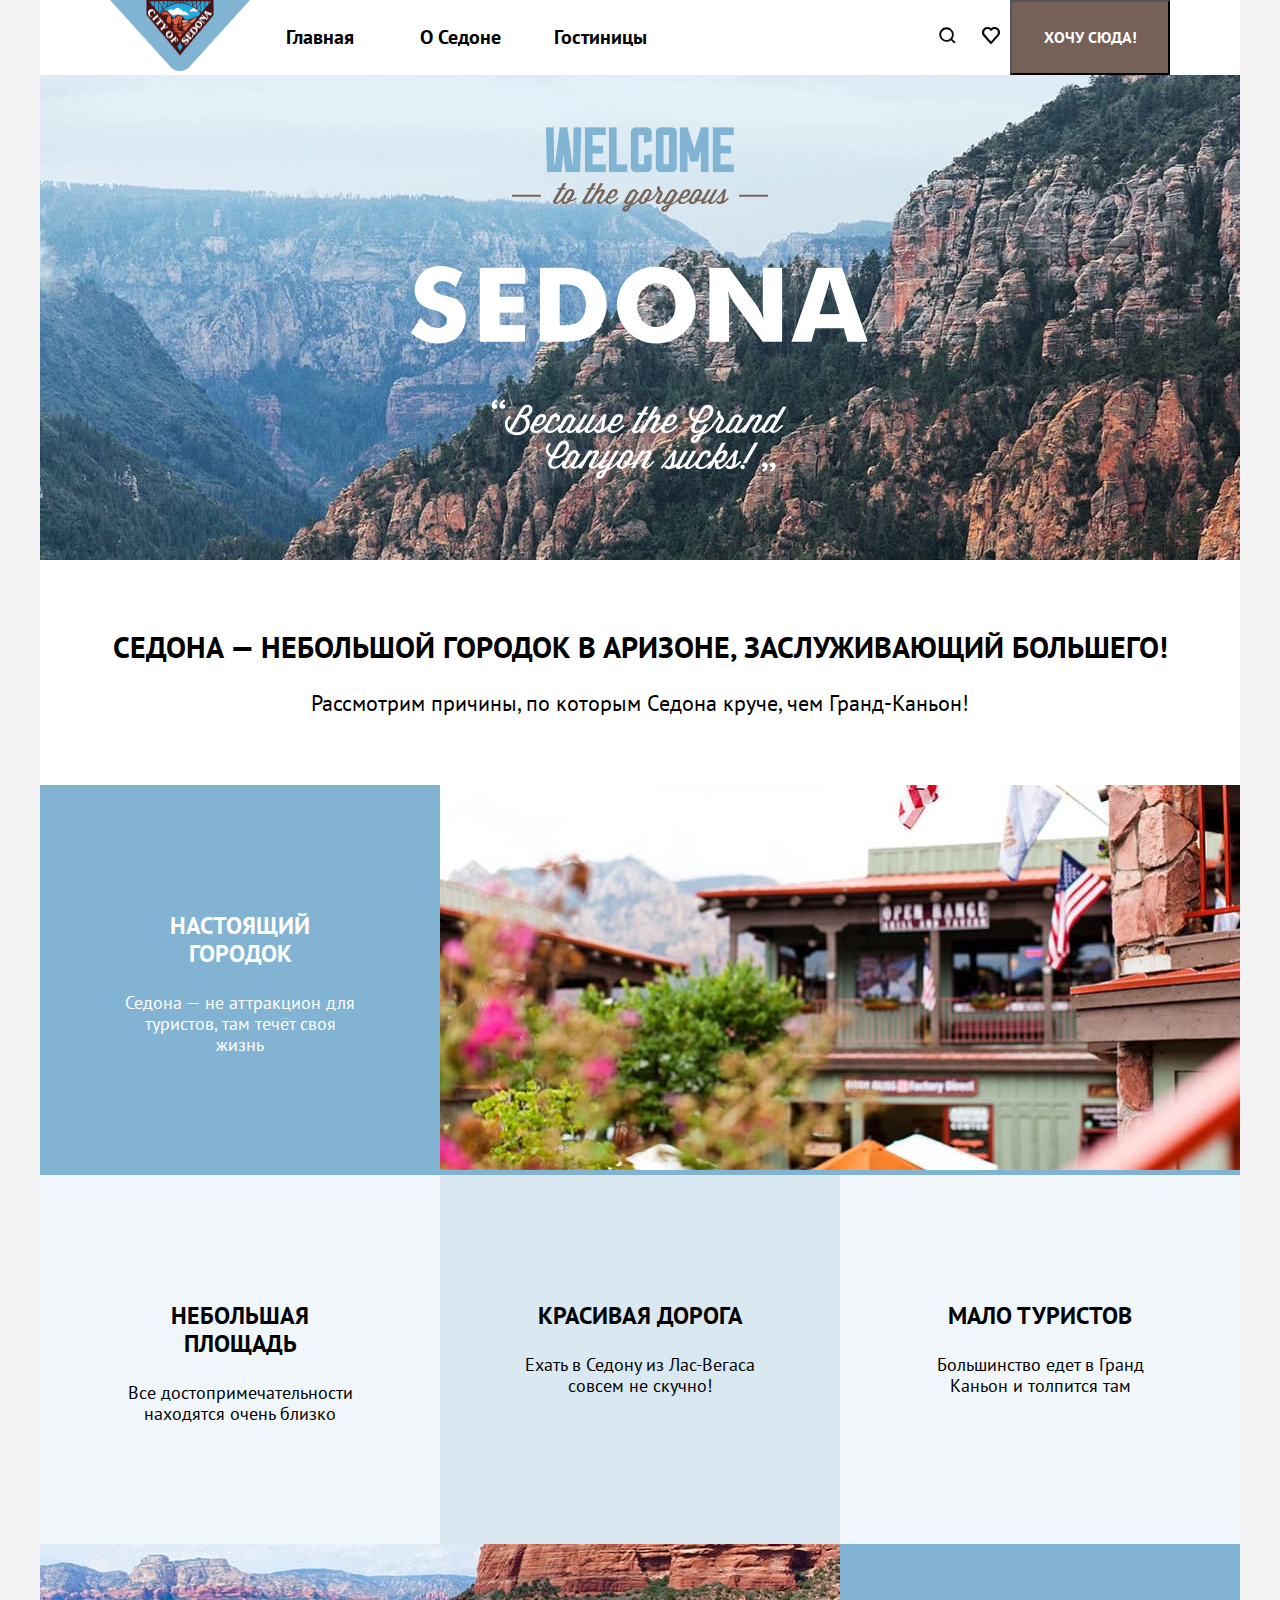
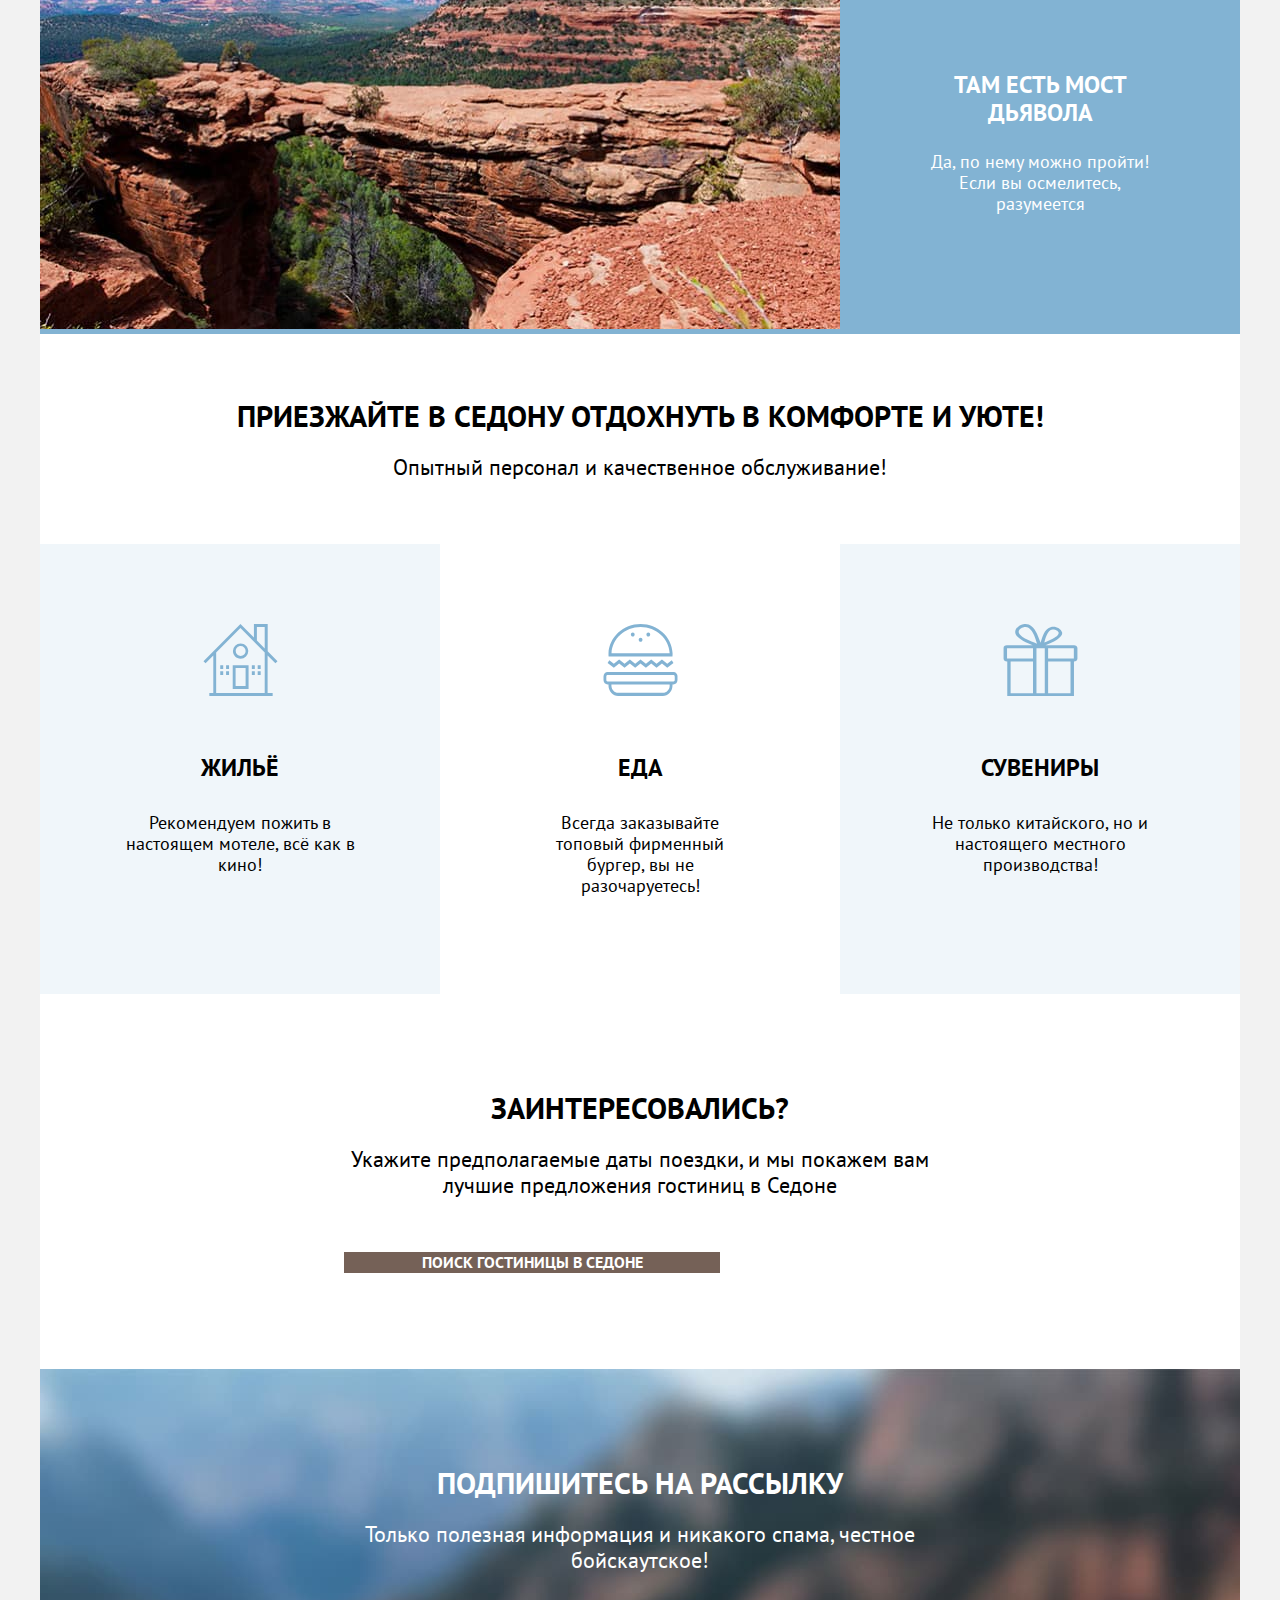
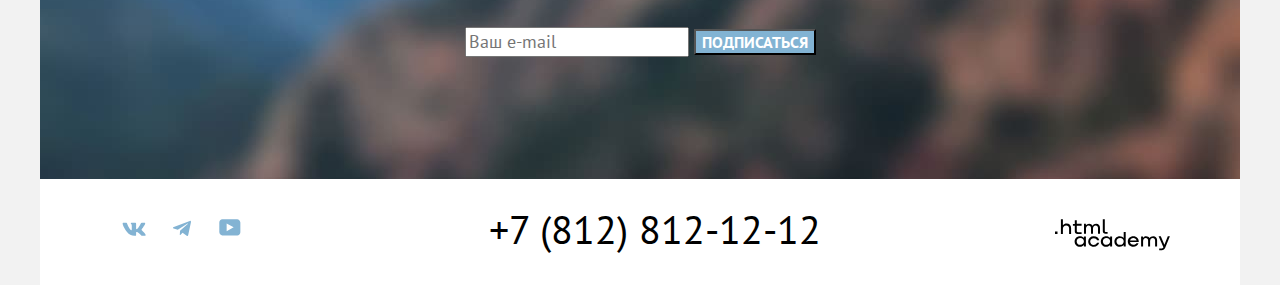
<file: index.html>
<!DOCTYPE html>
<html lang="ru">
  <head> 
    <link rel="stylesheet" href="css/styles.css">
    <meta charset="utf-8">
    <title>Седона</title>
  </head>
  <body>
    <div class="page-container">
    <header class="page-header">
        <nav class="navigation">
            <div class="logo">
            <a href="index.html">
                <img src="images/logo.png" alt="Логотип" width="140"height="70.5">
            </a>
            </div>
            <ul class="navigation-list">
                <li class="navigation-item">
                    <a href="index.html" class="navigation-link">Главная</a>
                </li>
                <li class="navigation-item">
                    <a href="#" class="navigation-link">О Седоне</a>
                </li>
                <li class="navigation-item">
                    <a href="catalog.html" class="navigation-link">Гостиницы</a>
                </li>
            </ul>
            <ul class="navigation-list navigation-user">
                <li class="navigation-item">
                    <a href="#" class="navigation-link">
                        <img src="images/search.svg" width="18" height="18">
                        <span class="visually-hidden">
                            Поиск
                        </span>
                        </a>
                </li>
                <li class="navigation-item">
                    <a href="#" class="navigation-link">
                        <img src="images/likes.svg" width="18" height="17">
                        <span class="visually-hidden">
                            Избранное
                        </span>
                    </a>
                </li>
            </ul>
             <button class="button-type-one">  Хочу сюда!</button>
        </nav>
    </header>
    <main class="main-container main-index">
        <section class="hero">
            <h1 class="visually-hidden">Седона</h1>
            <div class="welcoming-text"><img src="images/welcome.png" width="458" height="352" alt="Welcome to the gorgeous Sedona. Because the Grand Canyon sucks!"></div>
        </section>
        <section class="advantages">
            <div class="advamtages-inroduction-wrapper">
            <h2 class="visually-hidden">Преимущества</h2>
            <b class="introduction-title" >Седона — небольшой городок в Аризоне,
                заслуживающий большего!</b>
            <p class="introduction-text">Рассмотрим причины, по которым Седона круче, чем Гранд-Каньон!</p>
        </div>
            <ul class="advantages-list">
                <li class="advantages-item">
                    <div class="advantage-text-wrapper">
                    <h3 class="advantages-title">Настоящий городок</h3>
                    <p class="advantages-description">Седона — не аттракцион для туристов, там течёт своя жизнь</p>
                </div>
                <div class="advantage-image-wrapper">
                    <img src="images/sedona_view.jpg" width="800" height="385" alt="Дома и деревья"> 
                </div>
                </li>
                <li class="advantages-item">
                    <div class="advantage-text-wrapper">
                    <h3 class="advantages-title">Небольшая площадь</h3>
                    <p class="advantages-description">Все достопримечательности находятся очень близко</p>
                </div>
                </li>
                <li class="advantages-item">
                    <div class="advantage-text-wrapper">
                    <h3 class="advantages-title">Красивая
                        дорога</h3>
                    <p class="advantages-description">Ехать в Седону из Лас-Вегаса совсем не скучно!</p>
                </div>
                </li>
                <li class="advantages-item">
                    <div class="advantage-text-wrapper">
                    <h3 class="advantages-title">Мало
                        туристов</h3>
                    <p class="advantages-description">Большинство едет в Гранд Каньон и толпится там</p>
                </div>
                </li>
                <li class="advantages-item">
                    <div class="advantage-text-wrapper">
                    <h3 class="advantages-title">Там есть
                        мост дьявола</h3>
                    <p class="advantages-description">Да, по нему можно пройти! Если вы осмелитесь, разумеется</p>
                </div>
                <div class="advantage-image-wrapper">
                    <img src="images/devils_bridge.jpg" width="800" height="385"alt="Мост дьявола">
                </div>
                </li>
            </ul>
        </section>
        <section class="services">
            <div class="services-introduction-wrapper">
            <h2 class="visually-hidden">Услуги</h2>
            <b class="introduction-title">Приезжайте в Седону отдохнуть в комфорте и уюте!</b>
            <p class="introduction-text">Опытный персонал и качественное обслуживание!</p>
        </div>
            <ul class="services-list">
                <li class="services-item">
                    <img src="images/accomodation.svg" class="services-icon" width="75" height="72">
                    <h3 class="services-title">Жильё</h3>
                    <p class="services-description">Рекомендуем пожить в настоящем мотеле, 
                        всё как в кино!</p>
                </li>
                <li class="services-item">
                    <img src="images/food.svg" class="services-icon" width="75" height="72">
                    <h3 class="services-title">Еда</h3>
                    <p class="services-description">Всегда заказывайте
                        топовый фирменный бургер, вы не разочаруетесь!</p>
                </li>
                <li class="services-item">
                    <img src="images/souvenirs.svg" class="services-icon" width="75" height="72">
                    <h3 class="services-title">Сувениры</h3>
                    <p class="services-description">Не только китайского, 
                        но и настоящего местного производства!</p>
                </li>
            </ul>
        </section>
        <section class="search">
            <h2 class="visually-hidden">Поиск гостиницы</h2>
            <b class="introduction-title">Заинтересовались?</b>
            <p class="introduction-text">Укажите предполагаемые даты поездки, и мы покажем вам лучшие предложения гостиниц в Седоне</p>
            <div class="link-wrapper"><a href="catalog.html" class="search-link">Поиск гостиницы в Седоне</a></div>
        </section>
        <section class="subscription">
            <h2 class="visually-hidden">Подписка</h2>
            <b class="introduction-title">Подпишитесь на рассылку</b>
            <p class="introduction-text">Только полезная информация и никакого спама, честное бойскаутское!</p>
        <form class="subscription-form" action="https://echo.htmlacademy.ru/" method="post">
            <p>
            <input type="email" class="placeholder-word" id="user-email" placeholder="Ваш e-mail"> 
            <button class="button-type-two" type="submit">Подписаться</button>
            
        </p>
        </form>
    
        </section>
    </main>
    <footer class="page-footer">
        <div class="page-footer-container">
            <nav class="footer-navigation">
                <ul class="contacts-list">
                    <li class="contacts-list-item">
                        <a href="#"> 
                            <img src="images/VK-icon.svg" width="24" height="14" alt="Вконтакте">
                        </a>
                    </li>
                    <li class="contacts-list-item">
                        <a href="#"> 
                            <img src="images/Telegram-icon.svg" width="18" height="16" alt="Telegram">
                        </a>
                    </li>
                    <li class="contacts-list-item">
                        <a href="#"> 
                            <img src="images/Youtube-icon.svg" width="22" height="17" alt="Youtube">
                        </a>
                    </li>
                </ul>
            </nav>
    
    <span class="footer-phone"> <a href="tel=+7 (812) 812-12-12" class="footer-phone-link">+7 (812) 812-12-12</a></span>
    <span><a href="#"> <img src="images/HTML_Academy_logo.svg" width="114.9" height="32.9"alt=".html academy"></a></span>
</div>    
</footer>
    
    </div>
  </body>
</html>
</file>
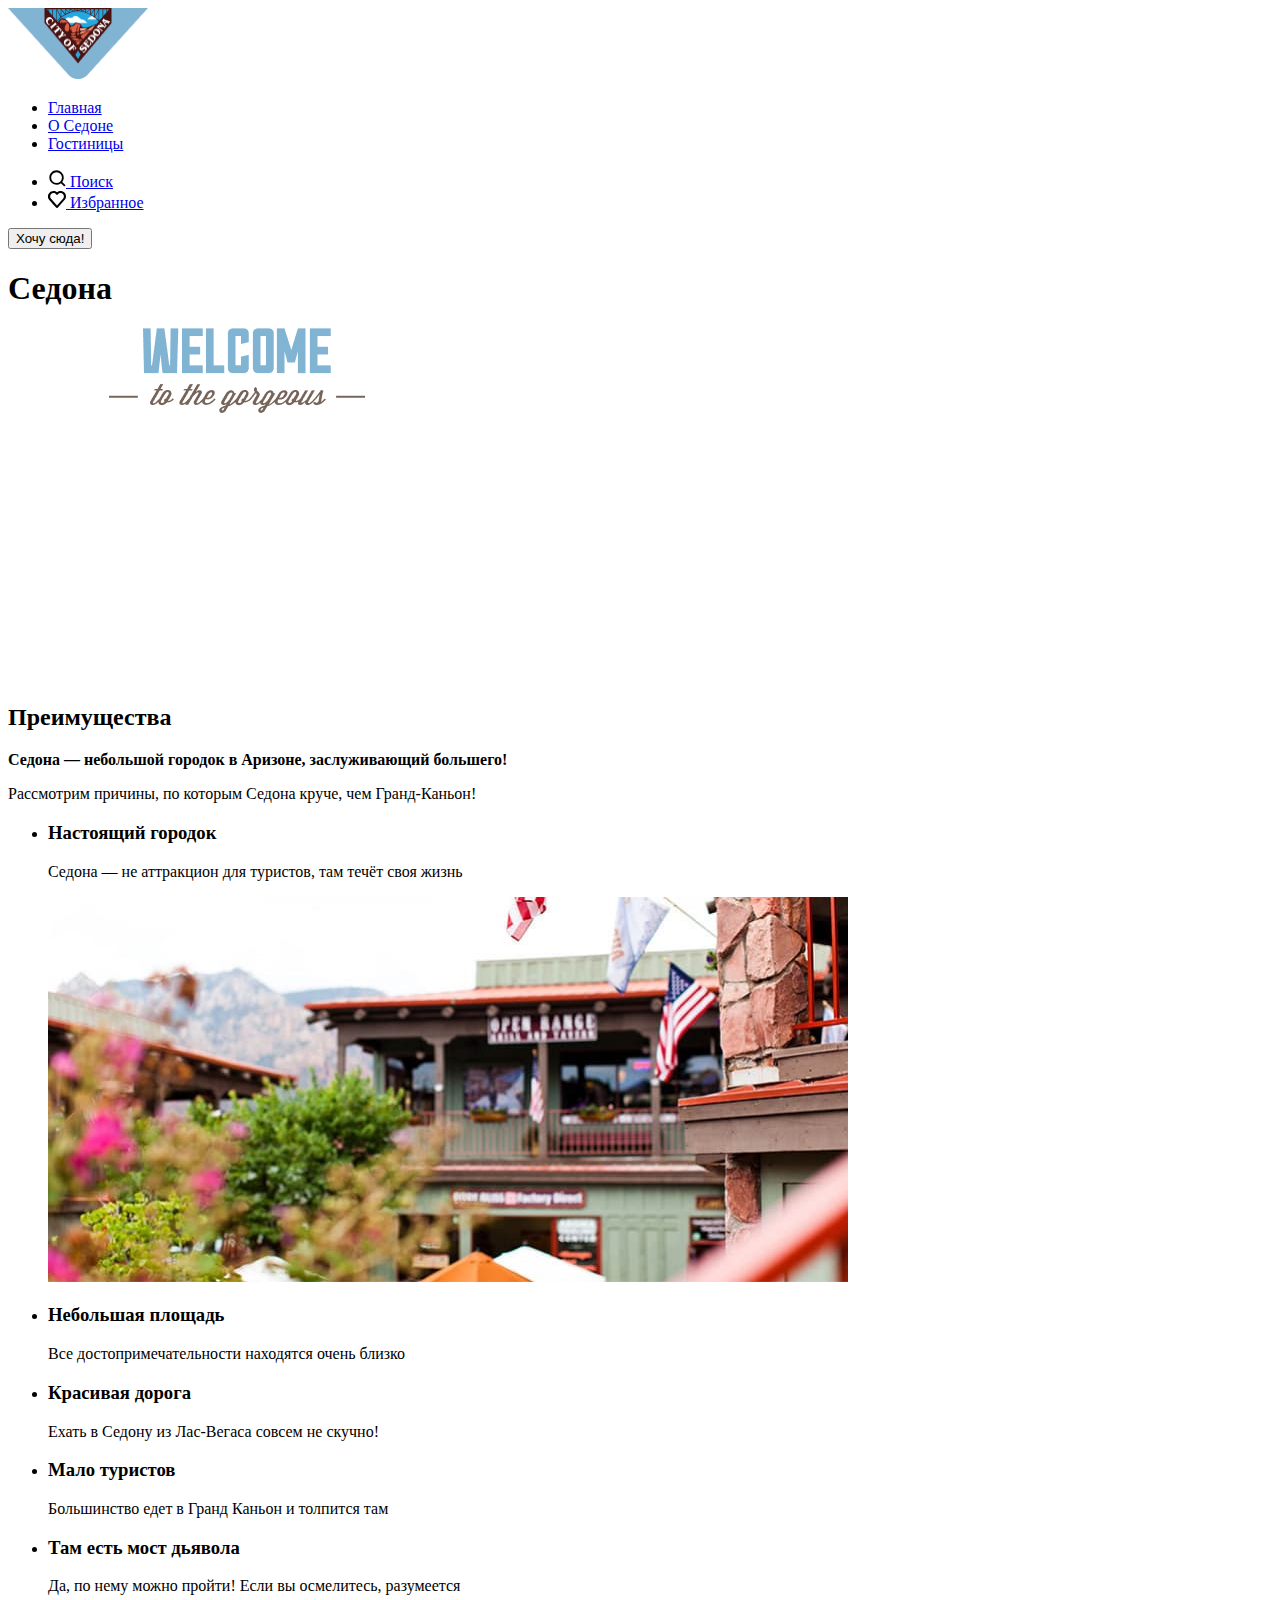
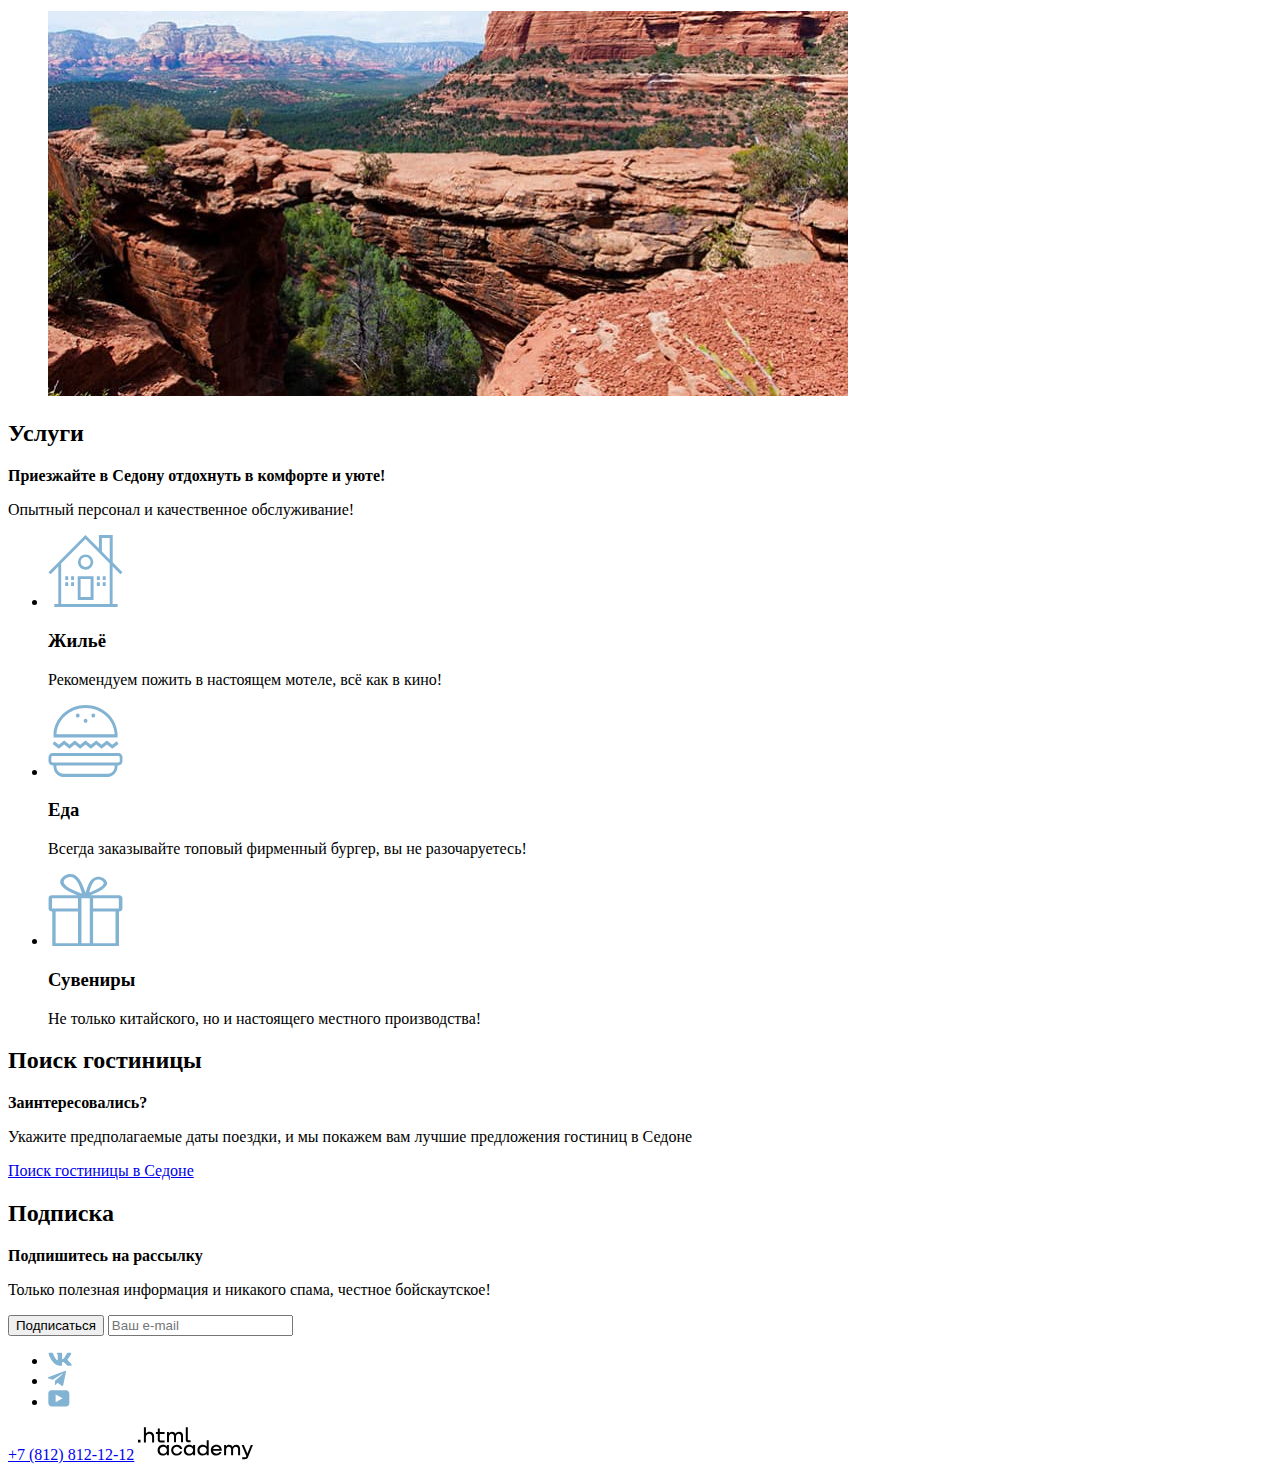
<file: 3/index.html>
<!DOCTYPE html>
<html lang="ru">
  <head> 
    <meta charset="utf-8">
    <title>Седона</title>
    <base href="https://htmlacademy-htmlcss.github.io/2411421-sedona-38/3/">
</head>
  <body>
    <header class="page-header">
        <nav class="navigation">
            <div class="logo">
            <a href="index.html">
                <img src="images/logo.png" alt="Логотип" width="140"height="70.5">
            </a>
            </div>
            <ul class="navigation-list">
                <li class="navigation-item">
                    <a href="index.html" class="navigation-link">Главная</a>
                </li>
                <li class="navigation-item">
                    <a href="#" class="navigation-link">О Седоне</a>
                </li>
                <li class="navigation-item">
                    <a href="catalog.html" class="navigation-link">Гостиницы</a>
                </li>
            </ul>
            <ul class="navigation-list navigation-user">
                <li class="navigation-item">
                    <a href="#" class="navigation-link">
                        <img src="images/search.svg" width="18" height="18">
                        <span class="visually-hidden">
                            Поиск
                        </span>
                        </a>
                </li>
                <li class="navigation-item">
                    <a href="#" class="navigation-link">
                        <img src="images/likes.svg" width="18" height="17">
                        <span class="visually-hidden">
                            Избранное
                        </span>
                    </a>
                </li>
            </ul>
            <button> Хочу сюда!</button>
        </nav>
    </header>
    <main class="main-index">
        <section class="hero">
            <h1 class="visually-hidden">Седона</h1>
            <img src="images/welcome.png" width="458" height="352" alt="Welcome to the gorgeous Sedona. Because the Grand Canyon sucks!">
        </section>
        <section class="advantages">
            <h2 class="visually-hidden">Преимущества</h2>
            <b>Седона — небольшой городок в Аризоне,
                заслуживающий большего!</b>
            <p>Рассмотрим причины, по которым Седона круче, чем Гранд-Каньон!</p>
            <ul class="advantages-list">
                <li class="advantages-item">
                    <h3 class="advantages-title">Настоящий городок</h3>
                    <p class="advantages-description">Седона — не аттракцион для туристов, там течёт своя жизнь</p>
                    <img src="images/sedona_view.jpg" width="800" height="385" alt="Дома и деревья">
                </li>
                <li class="advantages-item">
                    <h3 class="advantages-title">Небольшая площадь</h3>
                    <p class="advantages-description">Все достопримечательности находятся очень близко</p>

                </li>
                <li class="advantages-item">
                    <h3 class="advantages-title">Красивая
                        дорога</h3>
                    <p class="advantages-description">Ехать в Седону из Лас-Вегаса совсем не скучно!</p>

                </li>
                <li class="advantages-item">
                    <h3 class="advantages-title">Мало
                        туристов</h3>
                    <p class="advantages-description">Большинство едет в Гранд Каньон и толпится там</p>

                </li>
                <li class="advantages-item">
                    <h3 class="advantages-title">Там есть
                        мост дьявола</h3>
                    <p class="advantages-description">Да, по нему можно пройти! Если вы осмелитесь, разумеется</p>
                    <img src="images/devils_bridge.jpg" width="800" height="385"alt="Мост дьявола">
                </li>
            </ul>
        </section>
        <section class="services">
            <h2 class="visually-hidden">Услуги</h2>
            <b>Приезжайте в Седону отдохнуть в комфорте и уюте!</b>
            <p>Опытный персонал и качественное обслуживание!</p>
            <ul class="services-list">
                <li class="services-item">
                    <img src="images/accomodation.svg" width="75" height="72">
                    <h3 class="services-title">Жильё</h3>
                    <p class="services-description">Рекомендуем пожить в настоящем мотеле, 
                        всё как в кино!</p>
                </li>
                <li class="services-item">
                    <img src="images/food.svg" width="75" height="72">
                    <h3 class="services-title">Еда</h3>
                    <p class="services-description">Всегда заказывайте
                        топовый фирменный бургер, вы не разочаруетесь!</p>
                </li>
                <li class="services-item">
                    <img src="images/souvenirs.svg" width="75" height="72">
                    <h3 class="services-title">Сувениры</h3>
                    <p class="services-description">Не только китайского, 
                        но и настоящего местного производства!</p>
                </li>
            </ul>
        </section>
        <section class="search">
            <h2 class="visually-hidden">Поиск гостиницы</h2>
            <b>Заинтересовались?</b>
            <p>Укажите предполагаемые даты поездки, и мы покажем вам лучшие предложения гостиниц в Седоне</p>
            <a href="catalog.html">Поиск гостиницы в Седоне</a>
        </section>
        <section class="subscription">
            <h2 class="visually-hidden">Подписка</h2>
            <b>Подпишитесь на рассылку</b>
            <p>Только полезная информация и никакого спама, честное бойскаутское!</p>
        <form class="subscription-form" action="https://echo.htmlacademy.ru/" method="post">
            <p>
            <button class="button" type="submit">Подписаться</button>
            <input type="email" id="user-email" placeholder="Ваш e-mail"> 
        </p>
        </form>
        </section>
    </main>
    <footer class="page-footer">
            <nav class="footer-navigation">
                <ul class="contacts-list">
                    <li>
                        <a href="#"> 
                            <img src="images/VK-icon.svg" width="24" height="14" alt="Вконтакте">
                        </a>
                    </li>
                    <li>
                        <a href="#"> 
                            <img src="images/Telegram-icon.svg" width="18" height="16" alt="Telegram">
                        </a>
                    </li>
                    <li>
                        <a href="#"> 
                            <img src="images/Youtube-icon.svg" width="22" height="17" alt="Youtube">
                        </a>
                    </li>
                </ul>
            </nav>
            <span class="footer-phone"> <a href="tel=+7 (812) 812-12-12">+7 (812) 812-12-12</a></span>
    <span><a href="#"> <img src="images/HTML_Academy_logo.svg" width="114.9" height="32.9"alt=".html academy"></a></span>
        </footer>
  </body>
</html>
</file>
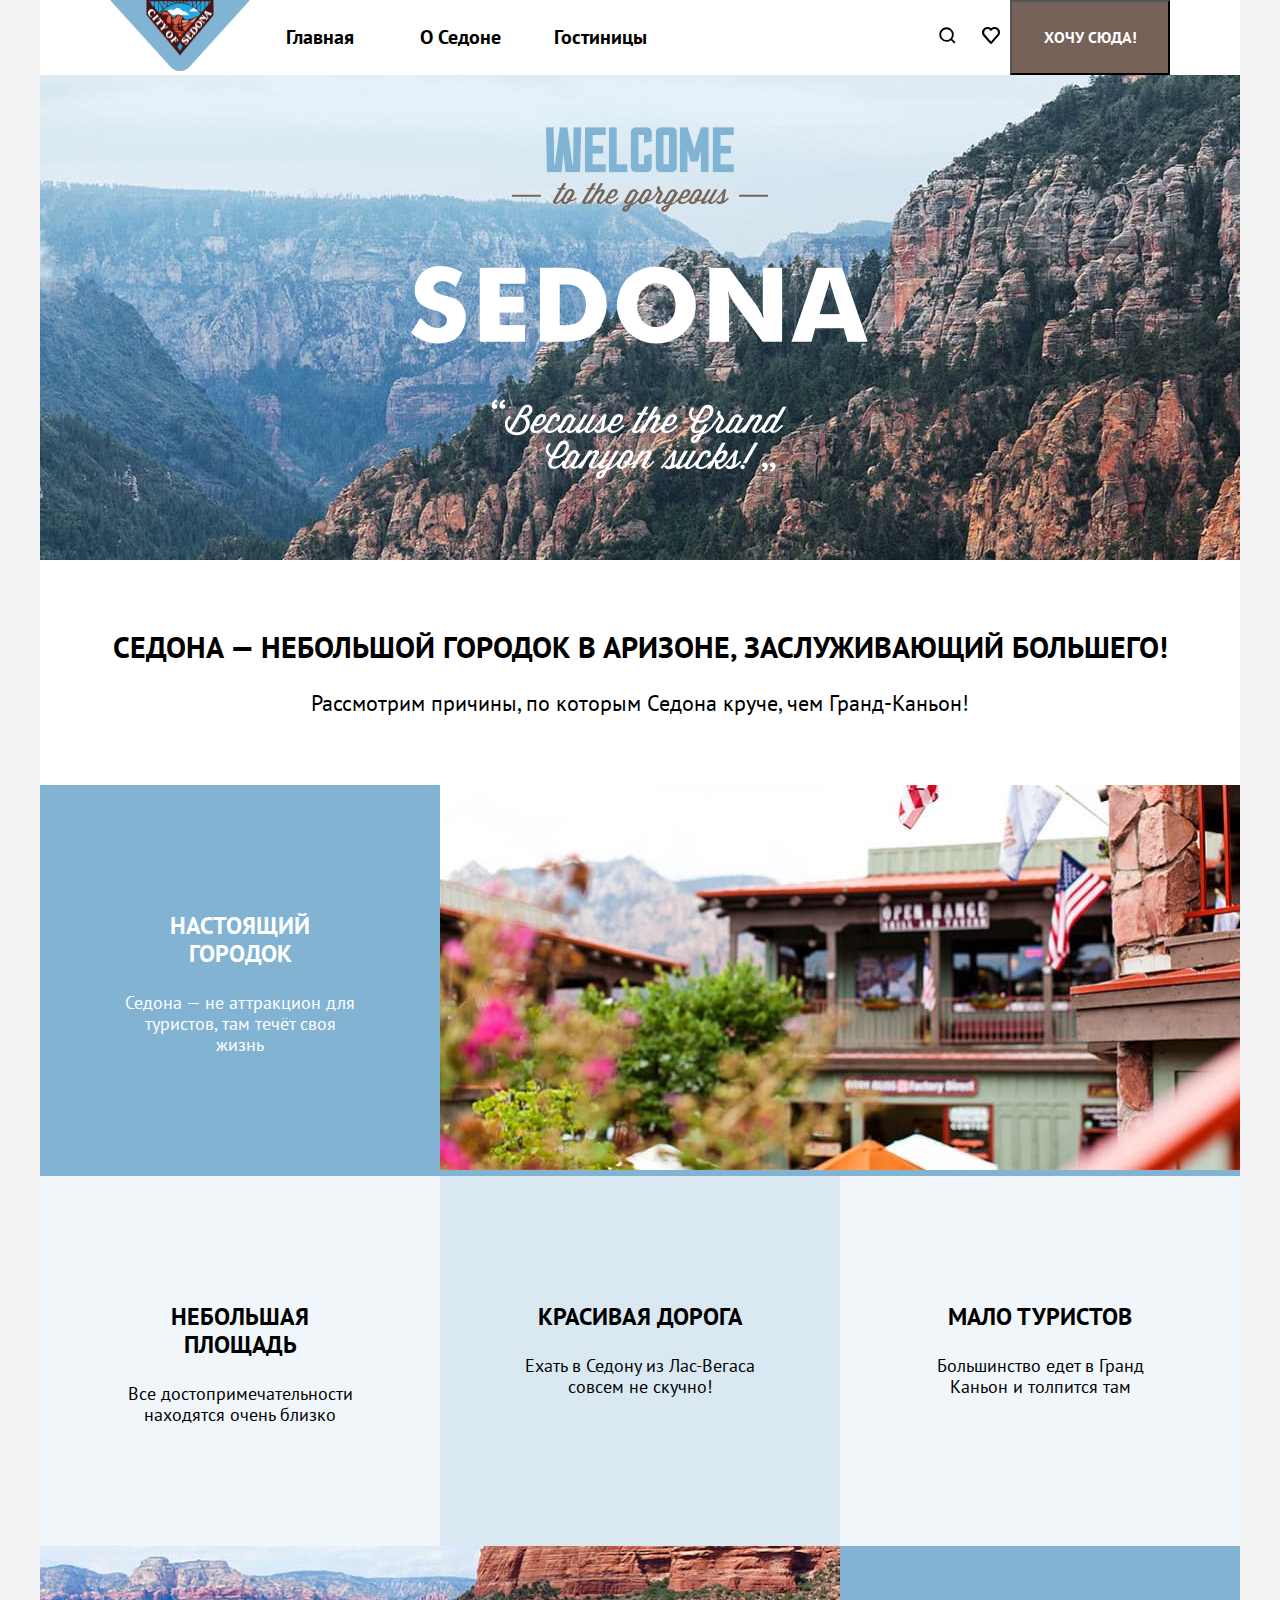
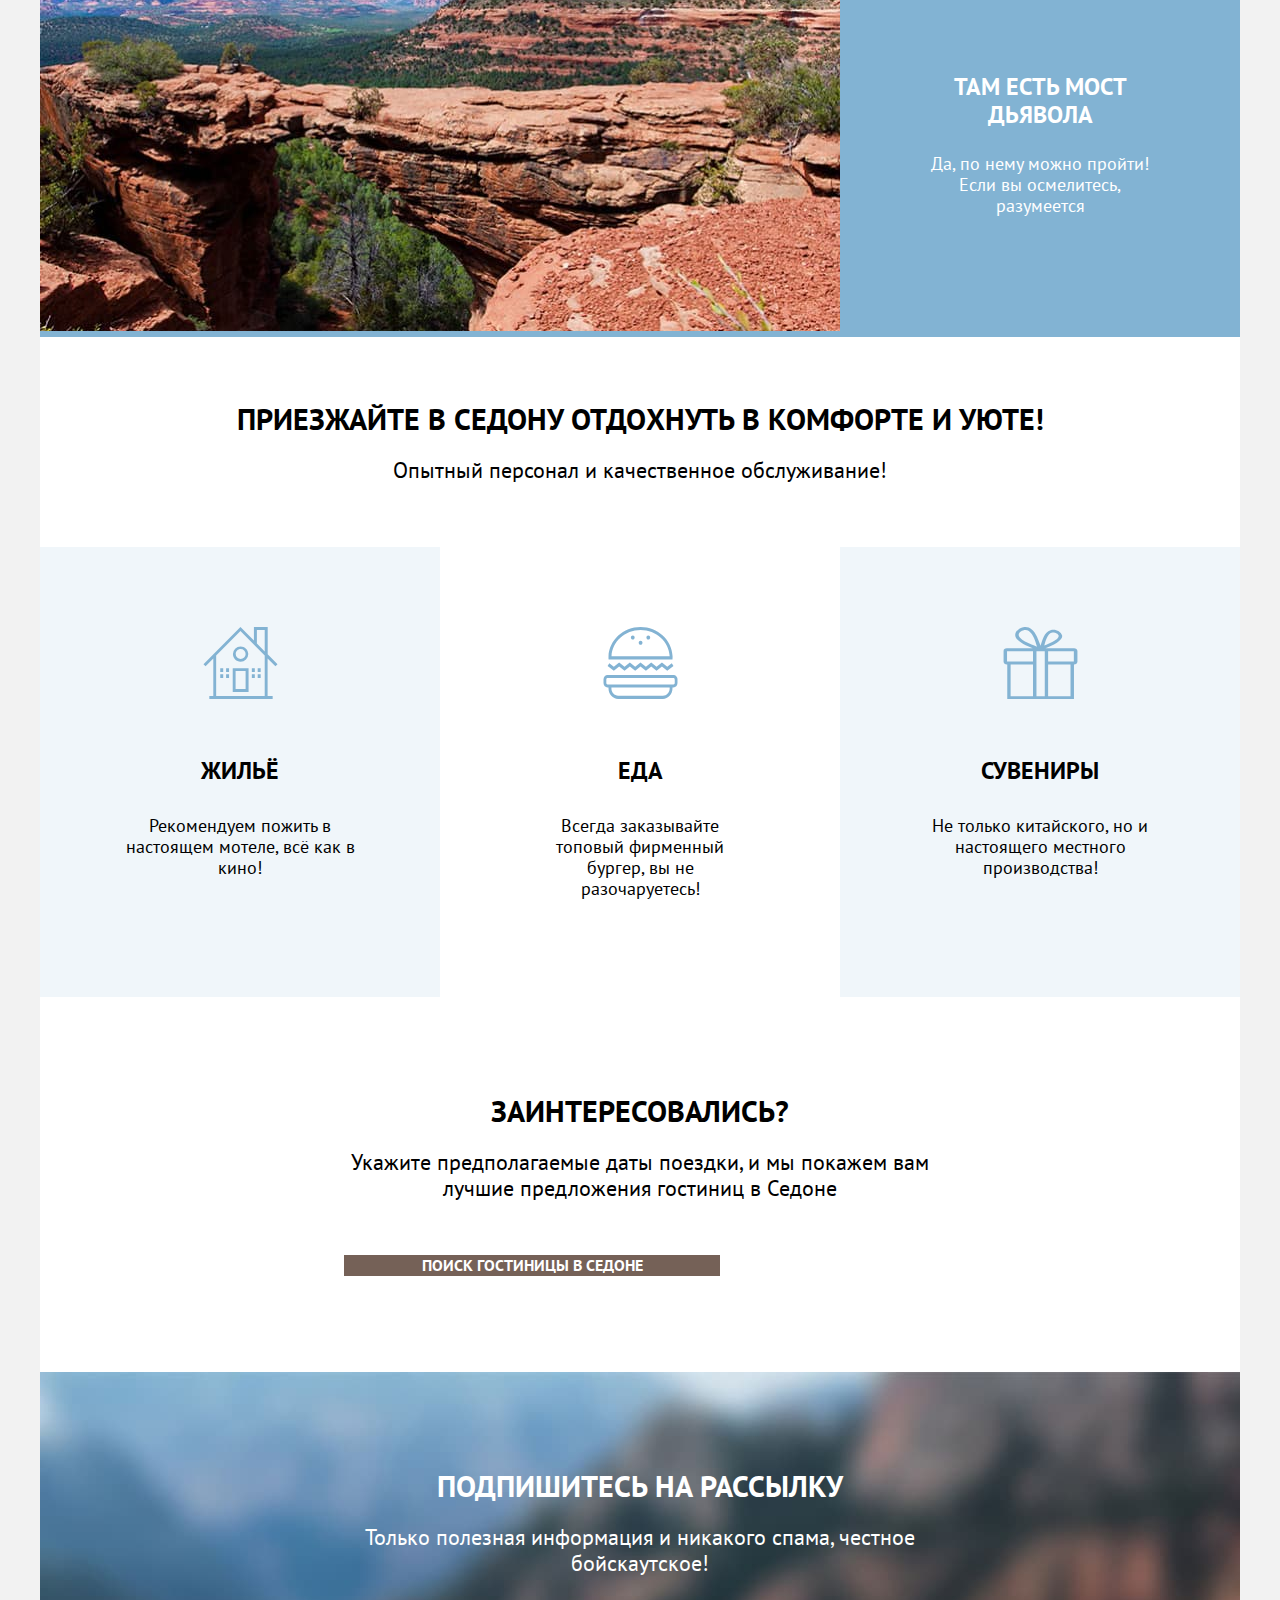
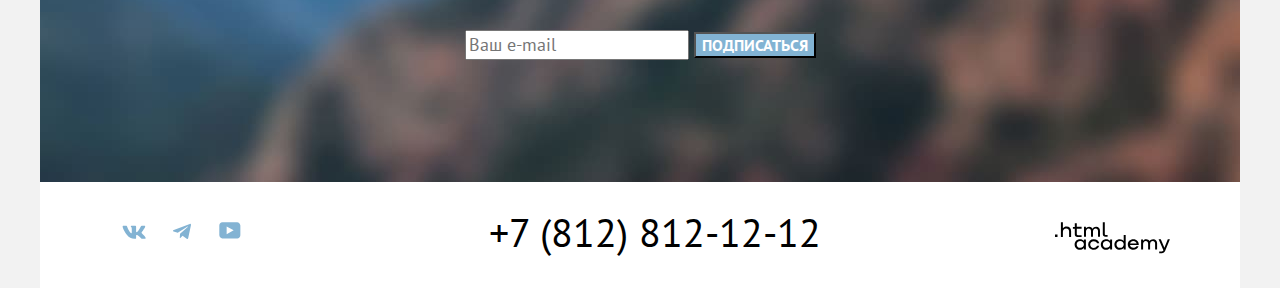
<file: 6/index.html>
<!DOCTYPE html>
<html lang="ru">
  <head> 
    <link rel="stylesheet" href="css/styles.css">
    <meta charset="utf-8">
    <title>Седона</title>
    <base href="https://htmlacademy-htmlcss.github.io/2411421-sedona-38/6/">
</head>
  <body>
    <div class="page-container">
    <header class="page-header">
        <nav class="navigation">
            <div class="logo">
            <a href="index.html">
                <img src="images/logo.png" alt="Логотип" width="140"height="70.5">
            </a>
            </div>
            <ul class="navigation-list">
                <li class="navigation-item">
                    <a href="index.html" class="navigation-link">Главная</a>
                </li>
                <li class="navigation-item">
                    <a href="#" class="navigation-link">О Седоне</a>
                </li>
                <li class="navigation-item">
                    <a href="catalog.html" class="navigation-link">Гостиницы</a>
                </li>
            </ul>
            <ul class="navigation-list navigation-user">
                <li class="navigation-item">
                    <a href="#" class="navigation-link">
                        <img src="images/search.svg" width="18" height="18">
                        <span class="visually-hidden">
                            Поиск
                        </span>
                        </a>
                </li>
                <li class="navigation-item">
                    <a href="#" class="navigation-link">
                        <img src="images/likes.svg" width="18" height="17">
                        <span class="visually-hidden">
                            Избранное
                        </span>
                    </a>
                </li>
            </ul>
             <button class="button-type-one">  Хочу сюда!</button>
        </nav>
    </header>
    <main class="main-container main-index">
        <section class="hero">
            <h1 class="visually-hidden">Седона</h1>
            <div class="welcoming-text"><img src="images/welcome.png" width="458" height="352" alt="Welcome to the gorgeous Sedona. Because the Grand Canyon sucks!"></div>
        </section>
        <section class="advantages">
            <div class="advamtages-inroduction-wrapper">
            <h2 class="visually-hidden">Преимущества</h2>
            <b class="introduction-title" >Седона — небольшой городок в Аризоне,
                заслуживающий большего!</b>
            <p class="introduction-text">Рассмотрим причины, по которым Седона круче, чем Гранд-Каньон!</p>
        </div>
            <ul class="advantages-list">
                <li class="advantages-item">
                    <div class="advantage-text-wrapper">
                    <h3 class="advantages-title">Настоящий городок</h3>
                    <p class="advantages-description">Седона — не аттракцион для туристов, там течёт своя жизнь</p>
                </div>
                <div class="advantage-image-wrapper">
                    <img src="images/sedona_view.jpg" width="800" height="385" alt="Дома и деревья">
                </div>
                </li>
                <li class="advantages-item">
                    <div class="advantage-text-wrapper">
                    <h3 class="advantages-title">Небольшая площадь</h3>
                    <p class="advantages-description">Все достопримечательности находятся очень близко</p>
                </div>
                </li>
                <li class="advantages-item">
                    <div class="advantage-text-wrapper">
                    <h3 class="advantages-title">Красивая
                        дорога</h3>
                    <p class="advantages-description">Ехать в Седону из Лас-Вегаса совсем не скучно!</p>
                </div>
                </li>
                <li class="advantages-item">
                    <div class="advantage-text-wrapper">
                    <h3 class="advantages-title">Мало
                        туристов</h3>
                    <p class="advantages-description">Большинство едет в Гранд Каньон и толпится там</p>
                </div>
                </li>
                <li class="advantages-item">
                    <div class="advantage-text-wrapper">
                    <h3 class="advantages-title">Там есть
                        мост дьявола</h3>
                    <p class="advantages-description">Да, по нему можно пройти! Если вы осмелитесь, разумеется</p>
                </div>
                <div class="advantage-image-wrapper">
                    <img src="images/devils_bridge.jpg" width="800" height="385"alt="Мост дьявола">
                </div>
                </li>
            </ul>
        </section>
        <section class="services">
            <div class="services-introduction-wrapper">
            <h2 class="visually-hidden">Услуги</h2>
            <b class="introduction-title">Приезжайте в Седону отдохнуть в комфорте и уюте!</b>
            <p class="introduction-text">Опытный персонал и качественное обслуживание!</p>
        </div>
            <ul class="services-list">
                <li class="services-item">
                    <img src="images/accomodation.svg" class="services-icon" width="75" height="72">
                    <h3 class="services-title">Жильё</h3>
                    <p class="services-description">Рекомендуем пожить в настоящем мотеле, 
                        всё как в кино!</p>
                </li>
                <li class="services-item">
                    <img src="images/food.svg" class="services-icon" width="75" height="72">
                    <h3 class="services-title">Еда</h3>
                    <p class="services-description">Всегда заказывайте
                        топовый фирменный бургер, вы не разочаруетесь!</p>
                </li>
                <li class="services-item">
                    <img src="images/souvenirs.svg" class="services-icon" width="75" height="72">
                    <h3 class="services-title">Сувениры</h3>
                    <p class="services-description">Не только китайского, 
                        но и настоящего местного производства!</p>
                </li>
            </ul>
        </section>
        <section class="search">
            <h2 class="visually-hidden">Поиск гостиницы</h2>
            <b class="introduction-title">Заинтересовались?</b>
            <p class="introduction-text">Укажите предполагаемые даты поездки, и мы покажем вам лучшие предложения гостиниц в Седоне</p>
            <div class="link-wrapper"><a href="catalog.html" class="search-link">Поиск гостиницы в Седоне</a></div>
        </section>
        <section class="subscription">
            <h2 class="visually-hidden">Подписка</h2>
            <b class="introduction-title">Подпишитесь на рассылку</b>
            <p class="introduction-text">Только полезная информация и никакого спама, честное бойскаутское!</p>
        <form class="subscription-form" action="https://echo.htmlacademy.ru/" method="post">
            <p>
            <input type="email" class="placeholder-word" id="user-email" placeholder="Ваш e-mail"> 
            <button class="button-type-two" type="submit">Подписаться</button>
            
        </p>
        </form>
    
        </section>
    </main>
    <footer class="page-footer">
        <div class="page-footer-container">
            <nav class="footer-navigation">
                <ul class="contacts-list">
                    <li class="contacts-list-item">
                        <a href="#"> 
                            <img src="images/VK-icon.svg" width="24" height="14" alt="Вконтакте">
                        </a>
                    </li>
                    <li class="contacts-list-item">
                        <a href="#"> 
                            <img src="images/Telegram-icon.svg" width="18" height="16" alt="Telegram">
                        </a>
                    </li>
                    <li class="contacts-list-item">
                        <a href="#"> 
                            <img src="images/Youtube-icon.svg" width="22" height="17" alt="Youtube">
                        </a>
                    </li>
                </ul>
            </nav>
    
    <span class="footer-phone"> <a href="tel=+7 (812) 812-12-12" class="footer-phone-link">+7 (812) 812-12-12</a></span>
    <span><a href="#"> <img src="images/HTML_Academy_logo.svg" width="114.9" height="32.9"alt=".html academy"></a></span>
</div>    
</footer>
    
    </div>
  </body>
</html>
</file>
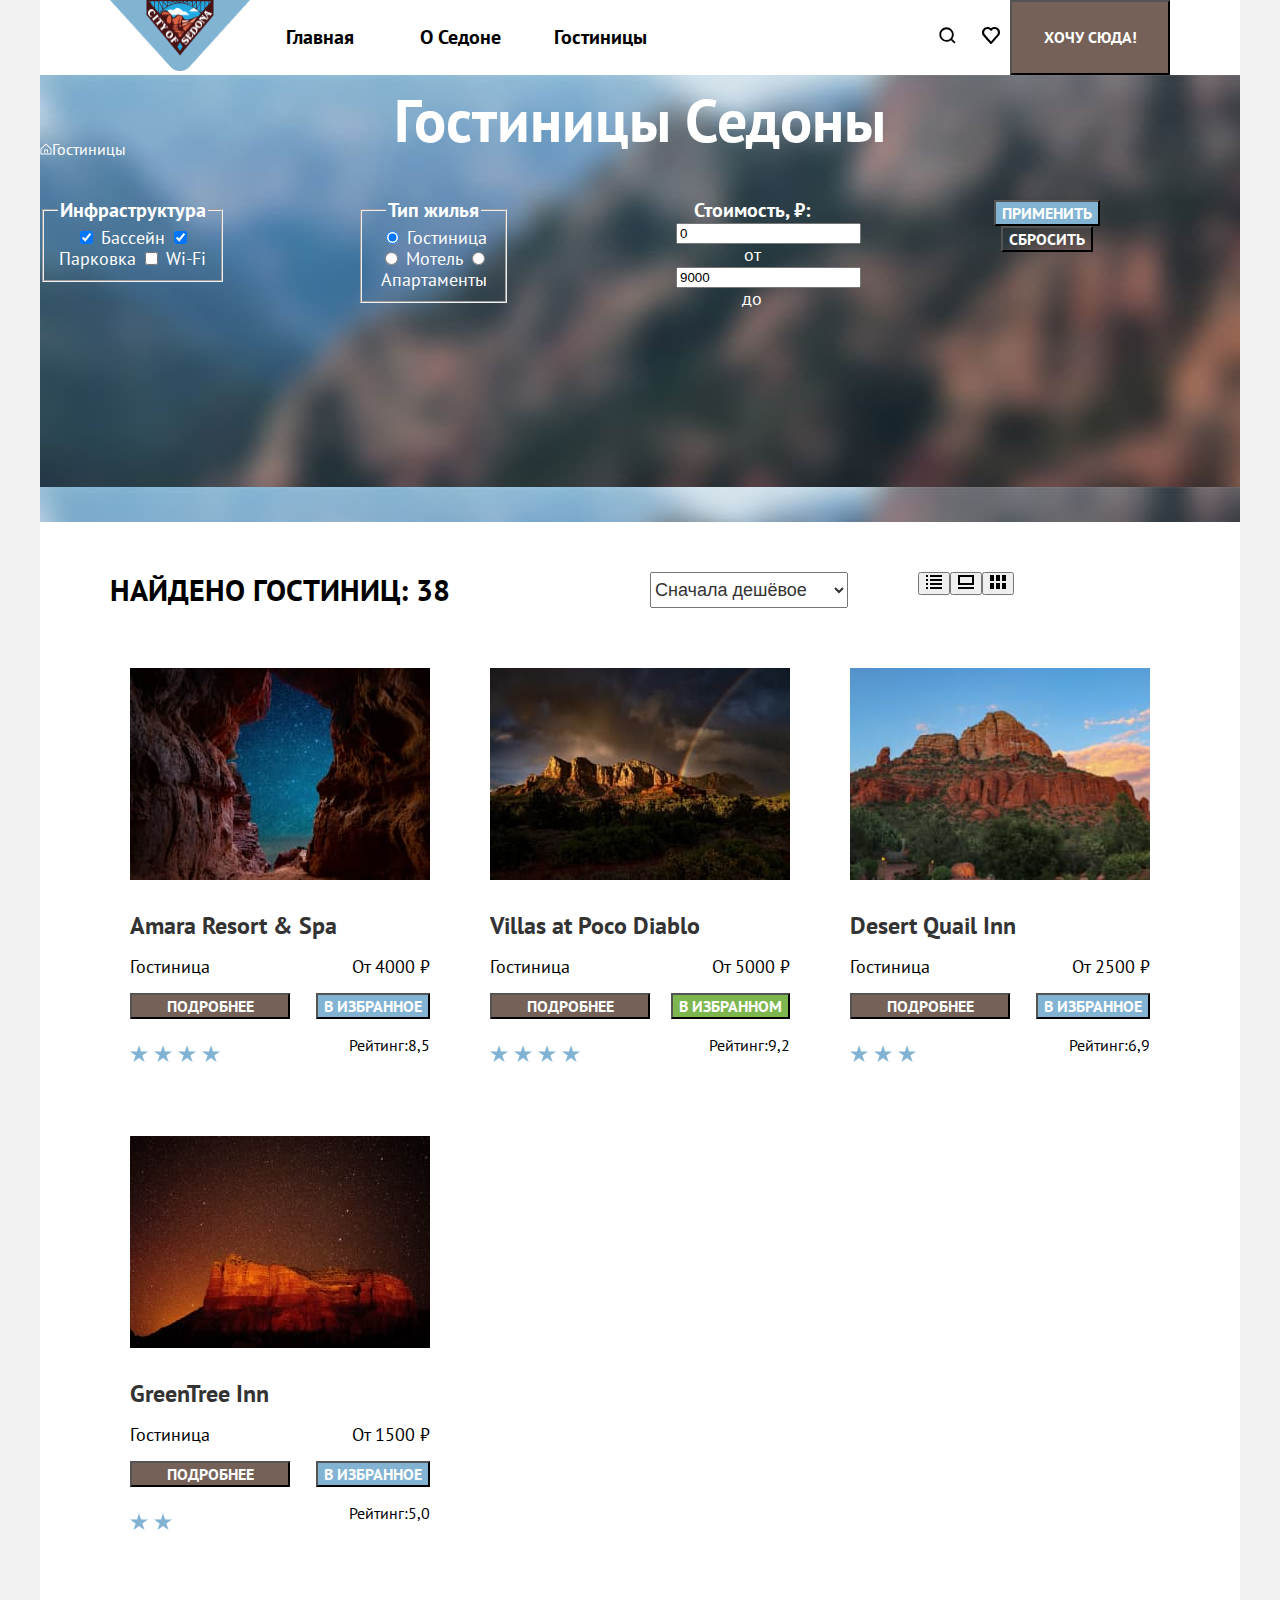
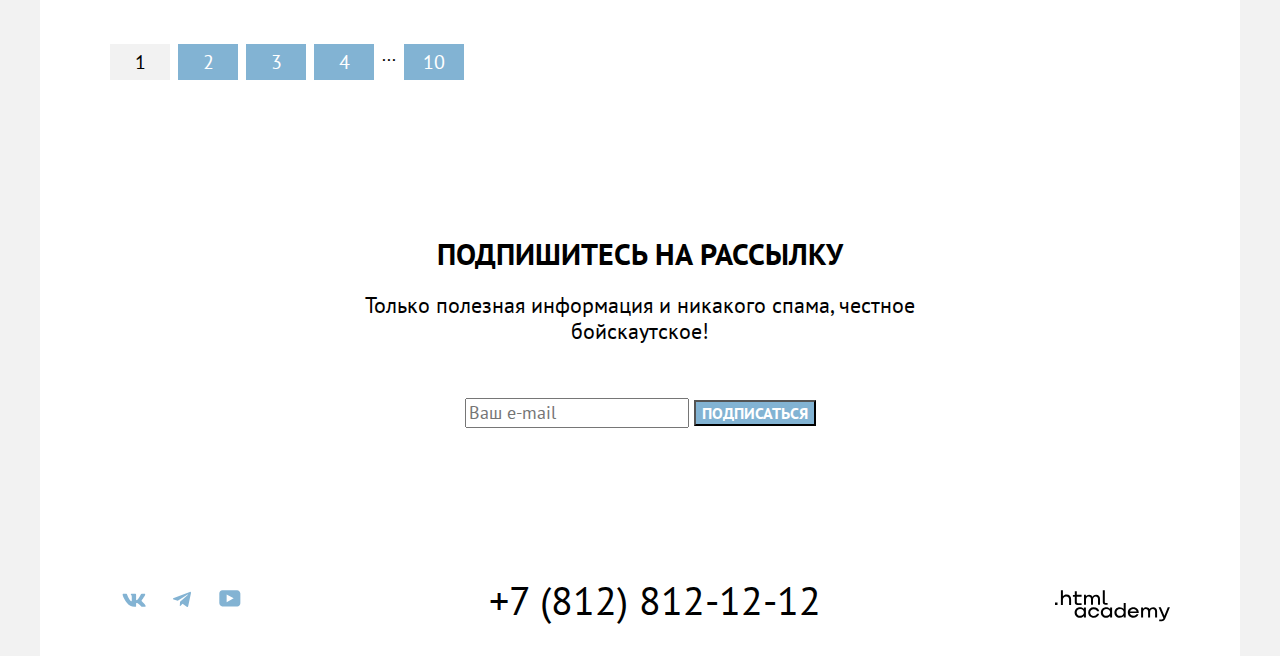
<file: catalog.html>
<!DOCTYPE html>
<html lang="ru">
<html>
<head>
  <link rel="stylesheet" href="css/styles.css">
    <meta charset="UTF-8" />
    <title>Каталог</title>
</head>
<body>
  <div class="page-container">
  <header class="page-header">
    <nav class="navigation">
        <div class="logo">
        <a href="index.html">
            <img src="images/logo.png" alt="Логотип" width="140"height="70.5">
        </a>
        </div>
        <ul class="navigation-list">
            <li class="navigation-item">
                <a href="index.html" class="navigation-link">Главная</a>
            </li>
            <li class="navigation-item">
                <a href="#" class="navigation-link">О Седоне</a>
            </li>
            <li class="navigation-item">
                <a href="catalog.html" class="navigation-link">Гостиницы</a>
            </li>
        </ul>
        <ul class="navigation-list navigation-user">
            <li class="navigation-item">
                <a href="#" class="navigation-link">
                    <img src="images/search.svg" width="18" height="18">
                    <span class="visually-hidden">
                        Поиск
                    </span>
                    </a>
            </li>
            <li class="navigation-item">
                <a href="#" class="navigation-link">
                    <img src="images/likes.svg" width="18" height="17">
                    <span class="visually-hidden">
                        Избранное
                    </span>
                </a>
            </li>
        </ul>
        <button class="button-type-one">  Хочу сюда!</button>
    </nav>
</header>
    <main class="main-container main-inner">
        <header class="inner-header">
          <h1>Гостиницы Седоны</h1>
            <ul class="breadcrubs">
                <li class="breadcrumbs-item ">
                    <a class="breadcrumbs-link" href="index.html"> <img src="images/main-icon.svg" width="12"height="12" alt="Главная"> </a>
                  </li>
                  <li class="breadcrumbs-item">
                    <a class="breadcrumbs-link" href="catalog.html">Гостиницы</a>
                  </li>
            </ul>
            
        
        <section class="filters">
            <h2 class="visually-hidden">Список фильтров для поиска отеля</h2>
            <div class="filters-container">
            <div class="filters-wrapper">
            <fieldset class="catalog-filter-group">
              
                <legend class="catalog-filter-title">Инфраструктура</legend>
                <label class="control">
                    <input class="control-input" type="checkbox" name="pool" checked>
      
                    Бассейн
                  </label>
                  <label class="control">
                    <input class="control-input" type="checkbox" name="parking" checked>
      
                    Парковка
                  </label>
                  <label class="control">
                    <input class="control-input" type="checkbox" name="wi-fi">
      
                    Wi-Fi
                  </label>
              </fieldset>
            </div>
            <div class="filters-wrapper">
              <fieldset class="catalog-filter-group">
                <legend class="catalog-filter-title">Тип жилья</legend>
                <label class="control">
                    <input class="control-input" type="radio" value="hotel" name="accomodation-type" checked>
      
                    Гостиница
                  </label>
                  <label class="control">
                    <input class="control-input" type="radio" value="motel" name="accomodation-type" >
      
                    Мотель
                  </label>
                  <label class="control">
                    <input class="control-input" type="radio" value="apartment" name="accomodation-type">
      
                    Апартаменты
                  </label>
              </fieldset>
            </div>
            <div class="filters-wrapper">
              <legend class="catalog-filter-title"> Стоимость, ₽:</legend>
              <form>
                <label class="price">
                <input type="text" value="0">
                от
              </label>
              <label class="price">
                <input type="text" value="9000">
                до
              </label>
              </form>
            </div>
            <div class="buttons-wrapper">
            <form class="catalog-filter" action="https://echo.htmlacademy.ru/" method="get">
              
                <button class="button button-type-two" type="submit">Применить</button>
              </form>
            
               <button class="button button-type-three">Сбросить</button>
              </div>
            </div>
            </section>
          </header>
            <section class="search-results">
                <h2 class="visually-hidden">Результаты поиска</h2>
                <div class="results-wrapper">
                <b class="search-results-title">Найдено гостиниц: 38</b>
                <select class="select-control" aria-label="Сортировка">
                    <option value="popular">Сначала дешёвое</option>
                    <option value="cheap">Сначала популярное</option>
                    <option value="expensive">Сначала дорогое</option>
                  </select>
                  
                  <ul class="view-type-list">
                    <li class="view-type-item"><button>
                      <div class="view-type-icon"><img src="images/view-list.svg" width="16" height="14"></div>
                      <span class="visually-hidden">Показать таблицей</span>
                    </button>
                  </li>
                    <li class="view-type-item">
                      <button>
                        <div class="view-type-icon"><img src="images/view-one-window.svg" width="16" height="14"> 
                      <span class="visually-hidden">Показать по одному</span>
                    </button>
                  </li>
                    <li class="view-type-item">
                      <button>
                        <div class="view-type-icon"><img src="images/view-windows.svg" width="16" height="14"></div>
                        <span class="visually-hidden">Показать списком</span>
                      </button>
                    </li>
                  
                  </div>
                </ul>
                  <ol class="hotels-list">
                    <li class="hotels-list-item">
                      <div class="hotel-photo"><img src="images/Amara Resort & Spa.jpg"  width="300" height="212" alt="Amara Resort & Spa"></div>
                        <div class="hotel-name"><a href="#" class="hotels-list-link">Amara Resort & Spa</a></div>
                        <span class="hotels-type">Гостиница</span >
                        <span class="price">От 4000 ₽ </span >
                        <button class="button-type-one">Подробнее</button> 
                        <button class="button-type-two">В избранное</button>
                        <div class="stars"> <img src="images/four-stars.png" alt="Четырехзвездочный отель" width="140" height="37"> <span class="stars stars-4 visually-hidden">Четырехзвездочный отель</span></div>
                        <span class="hotels-rating">Рейтинг:8,5</span >
                    </li>
                    <li class="hotels-list-item">
                        <div class="hotel-photo"> <img src="images/Villas at Poco Diablo.jpg"  width="300" height="212" alt="Villas at Poco Diablo"></div>
                        <div class="hotel-name"><a href="#" class="hotels-list-link">Villas at Poco Diablo</a></div>
                        <span class="hotels-type">Гостиница</span >
                        <span class="price">От 5000 ₽ </span >
                        <button class="button-type-one">Подробнее</button>
                        <button class="button-type-four">В избранном</button>
                        <div class="stars"> <img src="images/four-stars.png" alt="Четырехзвездочный отель" width="140" height="37"> <span class="stars stars-4 visually-hidden">Четырехзвездочный отель</span></div>
                        <span class="hotels-rating">Рейтинг:9,2</span>
                    </li>
                    <li class="hotels-list-item">
                      <div class="hotel-photo"><img src="images/Desert Quail Inn.jpg" width="300" height="212" alt="Desert Quail Inn"></div>
                      <div class="hotel-name"><a href="#" class="hotels-list-link">Desert Quail Inn</a></div>
                        <span  class="hotels-type">Гостиница</span>
                        <span class="price">От 2500 ₽ </span>
                        <button class="button-type-one">Подробнее</button>
                        <button class="button-type-two">В избранное</button>
                        <div class="stars"> <img src="images/three-stars.png" alt="Трехзвездочный отель" width="140" height="37"> <span class="stars stars-3 visually-hidden">Трехзвездочный отель</span></div>
                        <span class="hotels-rating">Рейтинг:6,9</span>
                    </li>
                    <li class="hotels-list-item">
                      <div class="hotel-photo"><img src="images/Green-Tree-Inn.jpg"  width="300" height="212" alt="GreenTree Inn"></div>
                      <div class="hotel-name"><a href="#" class="hotels-list-link">GreenTree Inn</a></div>
                        <span  class="hotels-type">Гостиница</span >
                        <span  class="price">От 1500 ₽ </span >
                        <button class="button-type-one">Подробнее</button>
                        <button class="button-type-two">В избранное</button>
                        <div class="stars"> <img src="images/two-stars.png" alt="Двухзвездочный отель" width="140" height="37"> <span class="stars stars-2 visually-hidden">Двухзвездочный отель</span></div>
                        
                        <span class="hotels-rating">Рейтинг:5,0</span >
                    </li>
                  </ol>
                  <ul class="pagination">
                    
                    <li class="pagination-item">
                      <a class="pagination-link pagination-current">1</a>
                    </li>
                    <li class="pagination-item">
                      <a class="pagination-link" href="#">2</a>
                    </li>
                    <li class="pagination-item">
                      <a class="pagination-link" href="#">3</a>
                    </li>
                    <li class="pagination-item">
                      <a class="pagination-link" href="#">4</a>
                    </li>
                 
                    <li class="pagination-item">
                      ...
                    </li>
                    <li class="pagination-item">
                        <a class="pagination-link" href="#">10</a>
                      </li>
                  </ul>
                  
            </section>
            <section class="catalog-subscription">
              <h2 class="visually-hidden">Подписка</h2>
              <b class="introduction-title">Подпишитесь на рассылку</b>
              <p class="introduction-text">Только полезная информация и никакого спама, честное бойскаутское!</p>
             <form class="subscription-form" action="https://echo.htmlacademy.ru/" method="post">
              <p>
                <input type="email" class="placeholder-word" id="user-email" placeholder="Ваш e-mail"> 
              <button class="button-type-two" type="submit">Подписаться</button>
              
          </p>
          </form>
          
            </section>
    </main>
    <footer class="page-footer">
      <div class="page-footer-container">
      <nav class="footer-navigation">
          <ul class="contacts-list">
            <li class="contacts-list-item">
                  <a href="#"> 
                      <img src="images/VK-icon.svg" width="24" height="14" alt="Вконтакте">
                  </a>
              </li>
              <li class="contacts-list-item">
                  <a href="#"> 
                      <img src="images/Telegram-icon.svg" width="18" height="16" alt="Telegram">
                  </a>
              </li>
              <li class="contacts-list-item">
                  <a href="#"> 
                      <img src="images/Youtube-icon.svg" width="22" height="17" alt="Youtube">
                  </a>
              </li>
          </ul>
      </nav>
      <span class="footer-phone"> <a href="tel=+7 (812) 812-12-12" class="footer-phone-link">+7 (812) 812-12-12</a></span>
<span><a href="#"> <img src="images/HTML_Academy_logo.svg" width="114.9" height="32.9"alt=".html academy"></a></span>
</div>
</footer>
</div>
</body>
</html>
</file>
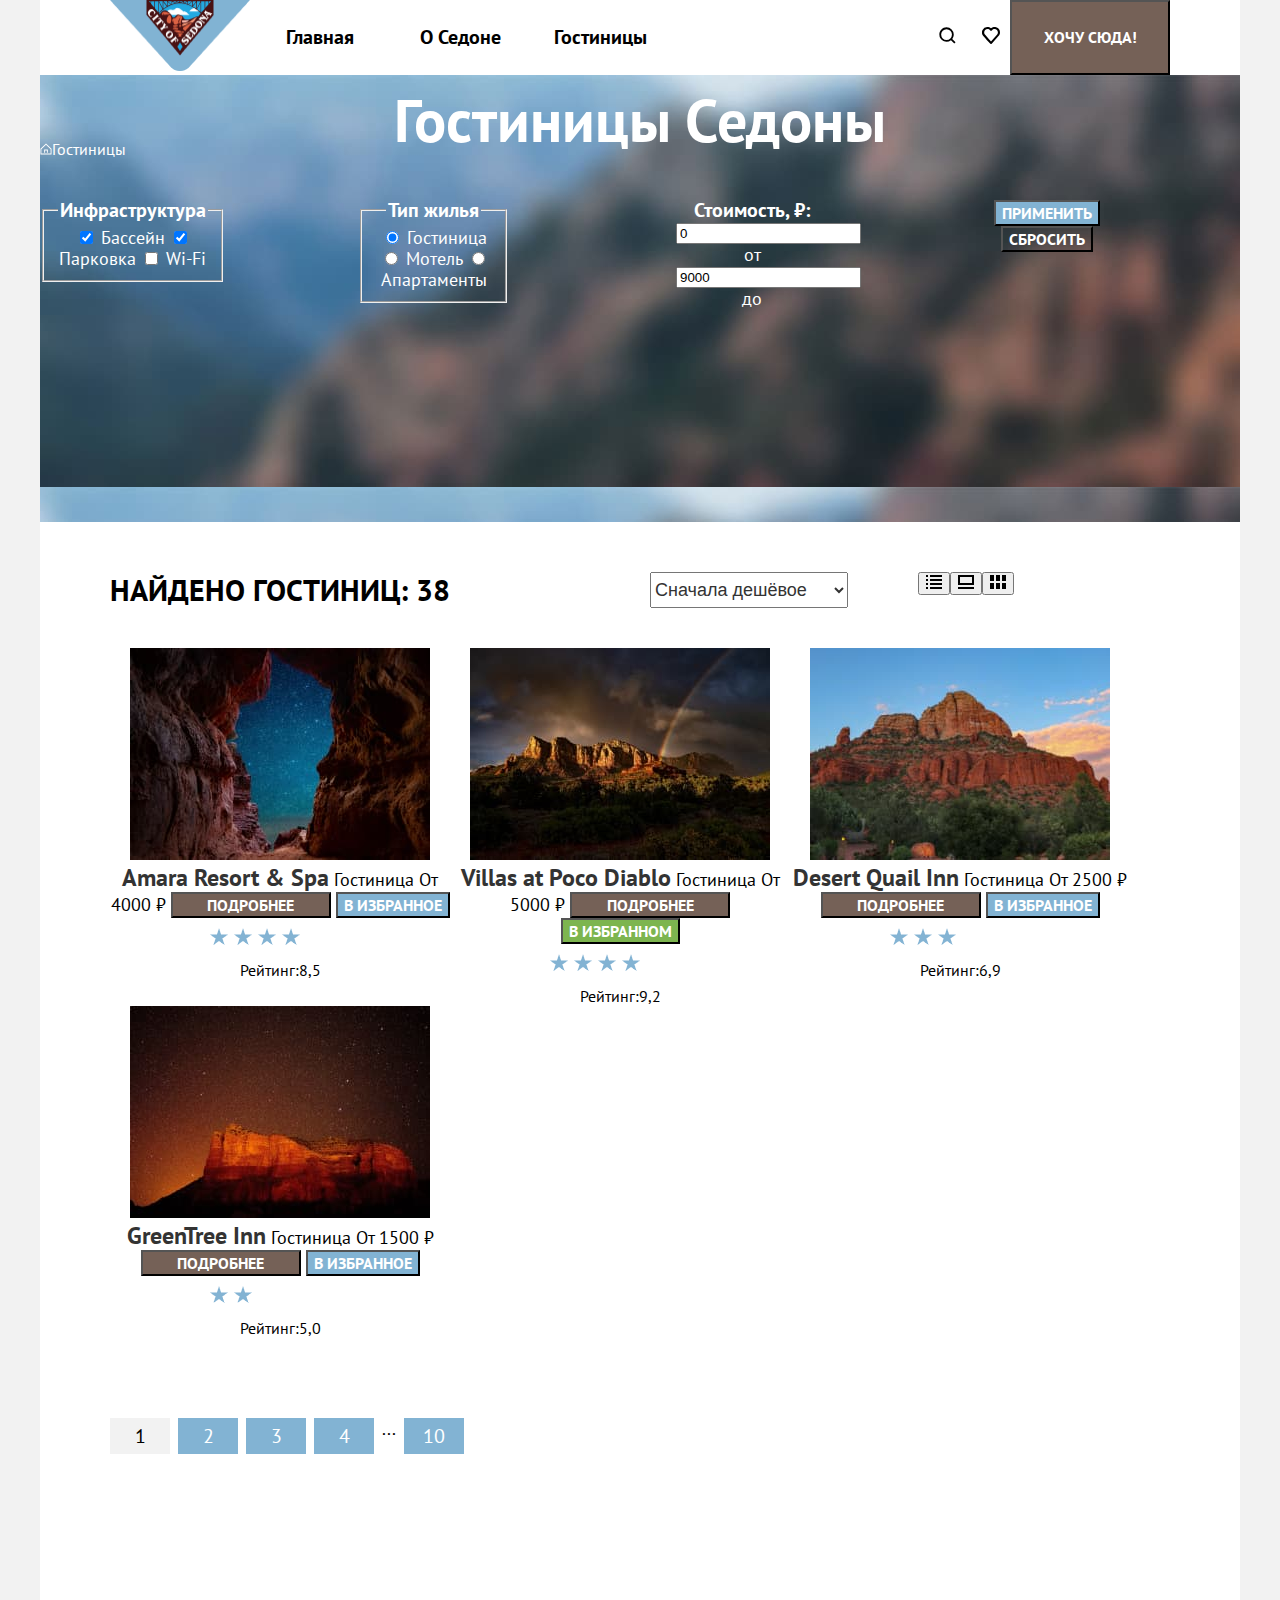
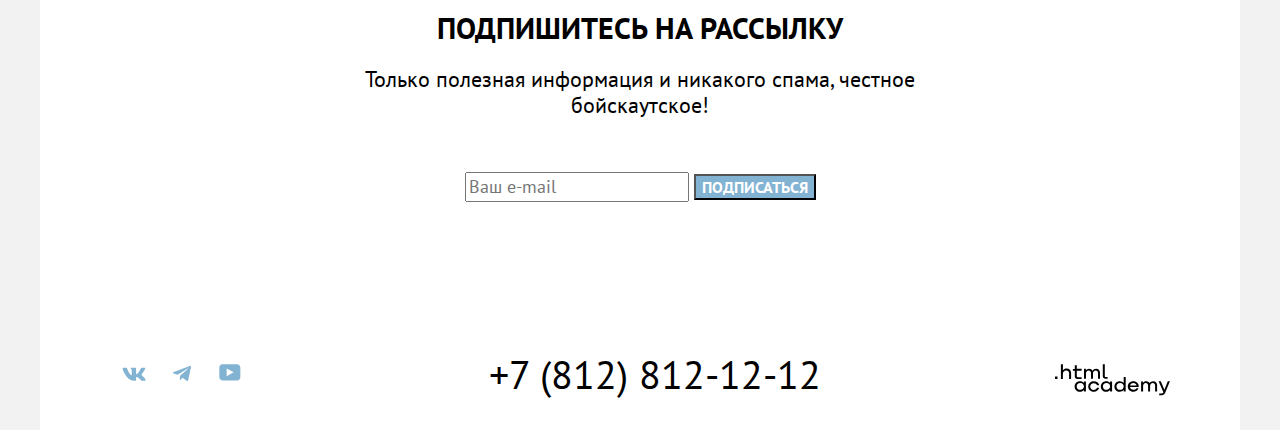
<file: 6/catalog.html>
<!DOCTYPE html>
<html lang="ru">
<html>
<head>
  <link rel="stylesheet" href="css/styles.css">
    <meta charset="UTF-8" />
    <title>Каталог</title>
  <base href="https://htmlacademy-htmlcss.github.io/2411421-sedona-38/6/">
</head>
<body>
  <div class="page-container">
  <header class="page-header">
    <nav class="navigation">
        <div class="logo">
        <a href="index.html">
            <img src="images/logo.png" alt="Логотип" width="140"height="70.5">
        </a>
        </div>
        <ul class="navigation-list">
            <li class="navigation-item">
                <a href="index.html" class="navigation-link">Главная</a>
            </li>
            <li class="navigation-item">
                <a href="#" class="navigation-link">О Седоне</a>
            </li>
            <li class="navigation-item">
                <a href="catalog.html" class="navigation-link">Гостиницы</a>
            </li>
        </ul>
        <ul class="navigation-list navigation-user">
            <li class="navigation-item">
                <a href="#" class="navigation-link">
                    <img src="images/search.svg" width="18" height="18">
                    <span class="visually-hidden">
                        Поиск
                    </span>
                    </a>
            </li>
            <li class="navigation-item">
                <a href="#" class="navigation-link">
                    <img src="images/likes.svg" width="18" height="17">
                    <span class="visually-hidden">
                        Избранное
                    </span>
                </a>
            </li>
        </ul>
        <button class="button-type-one">  Хочу сюда!</button>
    </nav>
</header>
    <main class="main-container main-inner">
        <header class="inner-header">
          <h1>Гостиницы Седоны</h1>
            <ul class="breadcrubs">
                <li class="breadcrumbs-item ">
                    <a class="breadcrumbs-link" href="index.html"> <img src="images/main-icon.svg" width="12"height="12" alt="Главная"> </a>
                  </li>
                  <li class="breadcrumbs-item">
                    <a class="breadcrumbs-link" href="catalog.html">Гостиницы</a>
                  </li>
            </ul>
            
        
        <section class="filters">
            <h2 class="visually-hidden">Список фильтров для поиска отеля</h2>
            <div class="filters-container">
            <div class="filters-wrapper">
            <fieldset class="catalog-filter-group">
              
                <legend class="catalog-filter-title">Инфраструктура</legend>
                <label class="control">
                    <input class="control-input" type="checkbox" name="pool" checked>
      
                    Бассейн
                  </label>
                  <label class="control">
                    <input class="control-input" type="checkbox" name="parking" checked>
      
                    Парковка
                  </label>
                  <label class="control">
                    <input class="control-input" type="checkbox" name="wi-fi">
      
                    Wi-Fi
                  </label>
              </fieldset>
            </div>
            <div class="filters-wrapper">
              <fieldset class="catalog-filter-group">
                <legend class="catalog-filter-title">Тип жилья</legend>
                <label class="control">
                    <input class="control-input" type="radio" value="hotel" name="accomodation-type" checked>
      
                    Гостиница
                  </label>
                  <label class="control">
                    <input class="control-input" type="radio" value="motel" name="accomodation-type" >
      
                    Мотель
                  </label>
                  <label class="control">
                    <input class="control-input" type="radio" value="apartment" name="accomodation-type">
      
                    Апартаменты
                  </label>
              </fieldset>
            </div>
            <div class="filters-wrapper">
              <legend class="catalog-filter-title"> Стоимость, ₽:</legend>
              <form>
                <label class="price">
                <input type="text" value="0">
                от
              </label>
              <label class="price">
                <input type="text" value="9000">
                до
              </label>
              </form>
            </div>
            <div class="buttons-wrapper">
            <form class="catalog-filter" action="https://echo.htmlacademy.ru/" method="get">
              
                <button class="button button-type-two" type="submit">Применить</button>
              </form>
            
               <button class="button button-type-three">Сбросить</button>
              </div>
            </div>
            </section>
          </header>
            <section class="search-results">
                <h2 class="visually-hidden">Результаты поиска</h2>
                <div class="results-wrapper">
                <b class="search-results-title">Найдено гостиниц: 38</b>
                <select class="select-control" aria-label="Сортировка">
                    <option value="popular">Сначала дешёвое</option>
                    <option value="cheap">Сначала популярное</option>
                    <option value="expensive">Сначала дорогое</option>
                  </select>
                  
                  <ul class="view-type-list">
                    <li class="view-type-item"><button>
                      <div class="view-type-icon"><img src="images/view-list.svg" width="16" height="14"></div>
                      <span class="visually-hidden">Показать таблицей</span>
                    </button>
                  </li>
                    <li class="view-type-item">
                      <button>
                        <div class="view-type-icon"><img src="images/view-one-window.svg" width="16" height="14"> 
                      <span class="visually-hidden">Показать по одному</span>
                    </button>
                  </li>
                    <li class="view-type-item">
                      <button>
                        <div class="view-type-icon"><img src="images/view-windows.svg" width="16" height="14"></div>
                        <span class="visually-hidden">Показать списком</span>
                      </button>
                    </li>
                  
                  </div>
                </ul>
                  <ol class="hotels-list">
                    <li class="hotels-list-item">
                        <img src="images/Amara Resort & Spa.jpg" width="300" height="212" alt="Amara Resort & Spa">
                        <a href="#" class="hotels-list-link">Amara Resort & Spa</a>
                        <span class="hotels-type">Гостиница</span >
                        <span class="price">От 4000 ₽ </span >
                        <button class="button-type-one">Подробнее</button>
                        <button class="button-type-two">В избранное</button>
                        <div class="stars"> <img src="images/four-stars.png" alt="Четырехзвездочный отель" width="140" height="37"> <span class="stars stars-4 visually-hidden">Четырехзвездочный отель</span></div>
                        <span class="hotels-rating">Рейтинг:8,5</span >
                    </li>
                    <li class="hotels-list-item">
                        <img src="images/Villas at Poco Diablo.jpg"width="300" height="212" alt="Villas at Poco Diablo">
                        <a href="#" class="hotels-list-link">Villas at Poco Diablo</a>
                        <span class="hotels-type">Гостиница</span >
                        <span class="price">От 5000 ₽ </span >
                        <button class="button-type-one">Подробнее</button>
                        <button class="button-type-four">В избранном</button>
                        <div class="stars"> <img src="images/four-stars.png" alt="Четырехзвездочный отель" width="140" height="37"> <span class="stars stars-4 visually-hidden">Четырехзвездочный отель</span></div>
                        <span class="hotels-rating">Рейтинг:9,2</span>
                    </li>
                    <li class="hotels-list-item">
                        <img src="images/Desert Quail Inn.jpg" width="300" height="212" alt="Desert Quail Inn">
                        <a href="#" class="hotels-list-link">Desert Quail Inn</a>
                        <span  class="hotels-type">Гостиница</span>
                        <span class="price">От 2500 ₽ </span>
                        <button class="button-type-one">Подробнее</button>
                        <button class="button-type-two">В избранное</button>
                        <div class="stars"> <img src="images/three-stars.png" alt="Трехзвездочный отель" width="140" height="37"> <span class="stars stars-3 visually-hidden">Трехзвездочный отель</span></div>
                        <span class="hotels-rating">Рейтинг:6,9</span>
                    </li>
                    <li class="hotels-list-item">
                        <img src="images/Green-Tree-Inn.jpg" width="300" height="212" alt="GreenTree Inn">
                        <a href="#" class="hotels-list-link">GreenTree Inn</a>
                        <span  class="hotels-type">Гостиница</span >
                        <span  class="price">От 1500 ₽ </span >
                        <button class="button-type-one">Подробнее</button>
                        <button class="button-type-two">В избранное</button>
                        <div class="stars"> <img src="images/two-stars.png" alt="Двухзвездочный отель" width="140" height="37"> <span class="stars stars-2 visually-hidden">Двухзвездочный отель</span></div>
                        
                        <span class="hotels-rating">Рейтинг:5,0</span >
                    </li>
                  </ol>
                  <ul class="pagination">
                    
                    <li class="pagination-item">
                      <a class="pagination-link pagination-current">1</a>
                    </li>
                    <li class="pagination-item">
                      <a class="pagination-link" href="#">2</a>
                    </li>
                    <li class="pagination-item">
                      <a class="pagination-link" href="#">3</a>
                    </li>
                    <li class="pagination-item">
                      <a class="pagination-link" href="#">4</a>
                    </li>
                 
                    <li class="pagination-item">
                      ...
                    </li>
                    <li class="pagination-item">
                        <a class="pagination-link" href="#">10</a>
                      </li>
                  </ul>
                  
            </section>
            <section class="catalog-subscription">
              <h2 class="visually-hidden">Подписка</h2>
              <b class="introduction-title">Подпишитесь на рассылку</b>
              <p class="introduction-text">Только полезная информация и никакого спама, честное бойскаутское!</p>
             <form class="subscription-form" action="https://echo.htmlacademy.ru/" method="post">
              <p>
                <input type="email" class="placeholder-word" id="user-email" placeholder="Ваш e-mail"> 
              <button class="button-type-two" type="submit">Подписаться</button>
              
          </p>
          </form>
          
            </section>
    </main>
    <footer class="page-footer">
      <div class="page-footer-container">
      <nav class="footer-navigation">
          <ul class="contacts-list">
            <li class="contacts-list-item">
                  <a href="#"> 
                      <img src="images/VK-icon.svg" width="24" height="14" alt="Вконтакте">
                  </a>
              </li>
              <li class="contacts-list-item">
                  <a href="#"> 
                      <img src="images/Telegram-icon.svg" width="18" height="16" alt="Telegram">
                  </a>
              </li>
              <li class="contacts-list-item">
                  <a href="#"> 
                      <img src="images/Youtube-icon.svg" width="22" height="17" alt="Youtube">
                  </a>
              </li>
          </ul>
      </nav>
      <span class="footer-phone"> <a href="tel=+7 (812) 812-12-12" class="footer-phone-link">+7 (812) 812-12-12</a></span>
<span><a href="#"> <img src="images/HTML_Academy_logo.svg" width="114.9" height="32.9"alt=".html academy"></a></span>
</div>
</footer>
</div>
</body>
</html>
</file>
<file: css/styles.css>
@font-face {
    font-family: "PT Sans";
    font-style: normal;
    font-weight: 400;
    src: url("../fonts/ptsans-400.woff2") format("woff2");
    font-display: swap;
  }
  
  @font-face {
    font-family: "PT Sans";
    font-style: normal;
    font-weight: 700;
    src: url("../fonts/ptsans-700.woff2") format("woff2");
    font-display: swap;
  }

  html {
    height: 100%;
  }

    body {
        font-family: "PT Sans", sans-serif;
        font-size: 18px;
        line-height: 21px;
        background-color: #F2F2F2;
        width:1280px;
        color:#000000;
        margin: 0;
        
        height: 100%;
      }
      .page-container {
        background-color:#ffffff;
        text-align: center;
        width:1200px;
        margin:0 auto;
        display: flex;
        flex-direction: column;
        min-height:100%;
      }
      .main-container {
        flex-grow: 1;
      }
      .visually-hidden {
        position: absolute;
  width: 1px;
  height: 1px;
  margin: -1px;
  padding: 0;
  border: 0;
  clip: rect(0 0 0 0);
  overflow: hidden;
      }

      /* Хэдер */
.page-header {
  padding-right:70px;
  padding-left:70px;
}
      .logo {
        width: 140px;
      }
      .navigation-item {
        width: 140px;
      }
      .navigation-user .navigation-item {
        width: 44px;
      }
      .navigation {
        display:flex;
        margin: 0 auto;
      }
      .navigation-list {
        list-style-type: none;
        margin: 0;
        padding: 0;
        display:flex;
        align-items: center;
        flex-wrap: wrap; 
      }
      .navigation-link {
        display: block;
        font-size: 20px;
        line-height: 24px;
        font-weight: 700;
        text-decoration: none;
        color:#000000;
        padding:20px 16px;
    }
    .navigation-user {
      margin-left: auto;
    }
    .navigation-user .navigation-link {
      min-width: 18px;
      min-height: 18px;
    }
    .button-type-one{
      font-family: inherit;
      font-size: 16px;
      line-height: 20 px;
      font-weight: 700;
      text-align: center;
      color: #ffffff;
      text-decoration: none;
      text-transform: uppercase;
      background-color: #756157;
      width:160px;
    }
    /*хиро*/
    .hero {
        background-image: url(../images/hero-background.jpg);
        height:485px;
        background-color:aqua;
        background-repeat: no-repeat;
    }
    .welcoming-text {
      margin: 0 auto;
      padding-top:52px;
    }
    /*преимущества*/
    .advamtages-inroduction-wrapper {
      
      padding-top:69px;
      padding-bottom:69px;
    }
    
    .introduction-title {

      display:block;
     
      font-size: 30px;
        line-height: 36px;
        font-weight: 700;
      margin-bottom:25px;
        text-transform: uppercase;
        
    }
    .introduction-text {
      
    display:block;
      
      font-size: 22px;
        line-height: 26px;
        font-weight: 400;
        text-align: center;
        margin:0;
    }
    .advantages-list {
      list-style-type: none;
      background-color: #83B3D31F;
      margin: 0;
      padding: 0;
      display: flex;
      flex-wrap:wrap;
      
      
    }
   .advantage-text-wrapper{
    width:230px;
    padding-left: 85px;
    padding-right: 85px;
    padding-top: 103px;
    padding-bottom: 102px;
   
    
   }
    .advantages-item:first-child, .advantages-item:last-child {
      background-color:#82B3D3;
      color:#ffffff;
      display:flex;
    }
    .advantages-item:last-child{
      flex-direction: row-reverse;
    }
    .advantages-item:nth-child(3) {
    background-color: #83B3D333;
    }
    .advantages-title {
      font-size: 24px;
        line-height: 28px;
        font-weight: 700;
        text-align: center;
        text-transform: uppercase;
    }
    .advantages-description {
      font-size: 18px;
        line-height: 21px;
        font-weight: 400;
        text-align: center;
    }
  
    
    /*Услуги*/
    .services-introduction-wrapper {
      padding-top: 64px;
      padding-bottom: 64px;
    }
    .services .introduction-title {
      margin-bottom:20px;
    }
    .services {
      text-align: center;
    }
    .services-list {
      list-style-type: none;
      margin: 0;
      padding: 0;
      display: flex;
     
    }
    .services-item {
     width:400px;
      padding-top: 80px;
      padding-bottom:80px;
      padding-left:85px;
      padding-right:85px;
    }
    .services-item:first-child, .services-item:last-child {
      background-color: #83B3D31F;
    }
    .services-title{
      font-size: 24px;
        line-height: 28px;
        font-weight: 700;
        text-align: center;
        text-transform: uppercase;
    }
    .services-description {
      font-size: 18px;
        line-height: 21px;
        font-weight: 400;
        text-align: center;
    }
    .services-icon {
      margin-bottom:30px;
    }
    .services-title {
      margin-bottom:30px;
    }
    /*Поиск гостиницы*/
    .search .introduction-title {
      margin-bottom: 20px;
    }
    .search .introduction-text{
      margin-bottom: 54px;
    }
    .search {
      text-align: center;
      margin:0 auto;
      padding:96px 304px;
    }
    .search-link {
      display:block;
      font-family: inherit;
      font-size: 16px;
      line-height: 20 px;
      font-weight: 700;
     
      color: #ffffff;
      text-decoration: none;
      text-transform: uppercase;
      background-color: #756157;
    }
    .link-wrapper{
      width:376px;
      
    }
    /*Подписка*/
    .subscription {
      background-image: url(../images/search-background.jpg);
      background-color:aqua;
        color:#ffffff;
        margin: 0 auto;
        padding:96px 268px 104px;
       
    }
    .subscription .introduction-title {
      margin-bottom: 20px;
    }
    .subscription .introduction-text{
      margin-bottom: 54px;
    }
   
    .button-type-two {
      font-family: inherit;
      font-size: 20px;
      line-height: 36px;
      font-weight: 700;
      text-align: center;
      color: #ffffff;
      text-decoration: none;
      text-transform: uppercase;
      background-color: #82B3D3;
    }
      .placeholder-word {
        font-family: inherit;
      font-size: 18px;
      line-height: 24px;
      }
      
    
/*Контакты*/
.page-footer{
  padding-top:40px;
  padding-bottom:30px;

}
.page-footer-container {
  display: flex;
  width: 1060px;
  margin: 0 auto;
  justify-content:space-between;

}
.contacts-list{
  list-style-type: none;
  display:flex;
  flex-wrap: wrap; 
  margin: 0;
  padding: 0;
}
.contacts-list-item{
  width: 48px;

}
.footer-phone-link {
  text-decoration: none;
  color:#000000;
  font-size: 40px;
  line-height: 40 px;
}

/*catalog-header*/

.inner-header{
 padding-top:35px;
  background-image: url(../images/search-background.jpg);
  background-color:aqua;
  width:1200px;
    height:412px;
    color:#ffffff;
    text-align: center;}
    h1 {
      margin:0;
      font-size: 60px;
      line-height: 78 px;
      font-weight: 700;  
      margin-bottom:8px;
    }
  .breadcrubs {
    text-decoration: none;
    list-style-type: none;
    font-family: inherit;
    color: #ffffff;
    font-size: 16px;
      line-height: 21px;
      margin: 0;
      padding: 0;
      display:flex;
      margin-bottom:40px;
  }
  .breadcrumbs-link {
    text-decoration: none;
    color: #ffffff;
  }
  .catalog-filter-title {
    font-size: 20px;
      line-height: 24 px;
      font-weight: 700;  
  }
  .control-input {
    font-size: 18px;
      line-height: 23 px;
  }
  .filters-container {
    display: flex;
    width:1060px;
    justify-content: space-between;
    margin-bottom:70px;
  }
  .button-type-two {
    font-family: inherit;
    font-size: 16px;
      line-height: 20px;
  }
  .button-type-three {
    font-family: inherit;
      text-align: center;
      color: #ffffff;
      text-decoration: none;
      text-transform: uppercase;
    font-size: 16px;
      line-height: 20px;
      font-weight: 700; 
      background-color: transparent;
  }
  .filters-wrapper{
    width:151px;
  }
  
/*результаиты поиска*/
.results-wrapper{
  display: flex;
  width:1060px;
  margin:0 auto;
  margin-bottom: 40px;
}
.search-results {
  padding-top:50px;
  width:1060px;
  margin:0 auto;
  padding-bottom:60px;
}
.search-results-title {
  font-size: 30px;
  line-height: 36px;
  text-transform: uppercase;
  font-weight: 700;  
  margin-right:200px;
}
.select-control{
  font-size: 18px;
  line-height: 21px;
  color: #333333;
  margin-right:70px;
}

.view-type-list {
  list-style-type: none;
  margin: 0;
  padding: 0;
  display: flex;
}
.view-wrapper {
  display: flex;
}
.hotels-list {
 
  list-style-type: none;
  margin:0;
  padding:0;
  display: grid;
  grid-template-columns:340px 340px 340px;
  gap:20px;
  margin-bottom:80px;
  
}
.hotels-list-item {
  width:340px;
  padding:20px;
  display:grid;
  justify-items: start;
  grid-template-columns:140px 140px;
  grid-template-rows:212px 1fr;
  column-gap:20px;
  row-gap:16px;
}
.hotel-photo{
  grid-row:1/-1;
}
.hotels-list-link {

  font-size: 24px;
  line-height: 28px;
  font-weight: 700; 
  font-family: inherit;
  color: #333333;
  text-decoration: none;
  
 
}
.hotel-name{
  grid-column:span 2
}

.hotels-type {
  font-size: 18px;
  line-height: 21px;
}
.price {
  font-size: 18px;
  line-height: 21px;
  text-align:right;
  justify-self: end;
}
.button-type-four {
  font-family: inherit;
      font-size: 16px;
      line-height: 20px;
      font-weight: 700;
      text-align: center;
      color: #ffffff;
      text-decoration: none;
      text-transform: uppercase;
  background-color: #7DB54F;
  justify-self: end;
}

.hotels-rating {
  font-size: 16px;
  line-height: 20px;
  justify-self: end;
}
.pagination {
  list-style-type: none;
  margin:0;
  padding:0;
  display: flex;
  flex-wrap:wrap;
  gap:8px;
}
.hotels-list-item .button-type-two{
  justify-self: end;
}


.pagination-item:last-child{
  margin-right: 0;
}
.pagination-link {
  display: block;
  min-width:60px;

  font-size: 20px;
  line-height: 36px;
  color:#ffffff;
  text-decoration: none;
  text-transform:none;
  background-color:  #82B3D3;
  ;
}
.pagination-current {
  background-color:#F2F2F2;
  color:#000000;
}
/*catalog subscription*/
.catalog-subscription {
  text-align: center;
  padding:96px 268px 104px;
}
.catalog-subscription .introduction-title {
  margin-bottom: 20px;
}
.catalog-subscription .introduction-text{
  margin-bottom: 54px;
}
</file>
<file: 6/css/styles.css>
@font-face {
    font-family: "PT Sans";
    font-style: normal;
    font-weight: 400;
    src: url("../fonts/ptsans-400.woff2") format("woff2");
    font-display: swap;
  }
  
  @font-face {
    font-family: "PT Sans";
    font-style: normal;
    font-weight: 700;
    src: url("../fonts/ptsans-700.woff2") format("woff2");
    font-display: swap;
  }

  html {
    height: 100%;
  }

    body {
        font-family: "PT Sans", sans-serif;
        font-size: 18px;
        line-height: 21px;
        background-color: #F2F2F2;
        width:1280px;
        color:#000000;
        margin: 0;
        
        height: 100%;
      }
      .page-container {
        background-color:#ffffff;
        text-align: center;
        width:1200px;
        margin:0 auto;
        display: flex;
        flex-direction: column;
        min-height:100%;
      }
      .main-container {
        flex-grow: 1;
      }
      .visually-hidden {
        position: absolute;
  width: 1px;
  height: 1px;
  margin: -1px;
  padding: 0;
  border: 0;
  clip: rect(0 0 0 0);
  overflow: hidden;
      }

      /* Хэдер */
.page-header {
  padding-right:70px;
  padding-left:70px;
}
      .logo {
        width: 140px;
      }
      .navigation-item {
        width: 140px;
      }
      .navigation-user .navigation-item {
        width: 44px;
      }
      .navigation {
        display:flex;
        margin: 0 auto;
      }
      .navigation-list {
        list-style-type: none;
        margin: 0;
        padding: 0;
        display:flex;
        align-items: center;
        flex-wrap: wrap; 
      }
      .navigation-link {
        display: block;
        font-size: 20px;
        line-height: 24px;
        font-weight: 700;
        text-decoration: none;
        color:#000000;
        padding:20px 16px;
    }
    .navigation-user {
      margin-left: auto;
    }
    .navigation-user .navigation-link {
      min-width: 18px;
      min-height: 18px;
    }
    .button-type-one{
      font-family: inherit;
      font-size: 16px;
      line-height: 20 px;
      font-weight: 700;
      text-align: center;
      color: #ffffff;
      text-decoration: none;
      text-transform: uppercase;
      background-color: #756157;
      width:160px;
    }
    /*хиро*/
    .hero {
        background-image: url(../images/hero-background.jpg);
        height:485px;
        background-color:aqua;
        background-repeat: no-repeat;
    }
    .welcoming-text {
      margin: 0 auto;
      padding-top:52px;
    }
    /*преимущества*/
    .advamtages-inroduction-wrapper {
      
      padding-top:69px;
      padding-bottom:69px;
    }
    
    .introduction-title {

      display:block;
     
      font-size: 30px;
        line-height: 36px;
        font-weight: 700;
      margin-bottom:25px;
        text-transform: uppercase;
        
    }
    .introduction-text {
      
    display:block;
      
      font-size: 22px;
        line-height: 26px;
        font-weight: 400;
        text-align: center;
        margin:0;
    }
    .advantages-list {
      list-style-type: none;
      background-color: #83B3D31F;
      margin: 0;
      padding: 0;
      display: flex;
      flex-wrap:wrap;
      
      
    }
   .advantage-text-wrapper{
    width:230px;
    padding-left: 85px;
    padding-right: 85px;
    padding-top: 103px;
    padding-bottom: 103px;
   
    
   }
    .advantages-item:first-child, .advantages-item:last-child {
      background-color:#82B3D3;
      color:#ffffff;
      display:flex;
    }
    .advantages-item:last-child{
      flex-direction: row-reverse;
    }
    .advantages-item:nth-child(3) {
    background-color: #83B3D333;
    }
    .advantages-title {
      font-size: 24px;
        line-height: 28px;
        font-weight: 700;
        text-align: center;
        text-transform: uppercase;
    }
    .advantages-description {
      font-size: 18px;
        line-height: 21px;
        font-weight: 400;
        text-align: center;
    }
    /*Услуги*/
    .services-introduction-wrapper {
      padding-top: 64px;
      padding-bottom: 64px;
    }
    .services .introduction-title {
      margin-bottom:20px;
    }
    .services {
      text-align: center;
    }
    .services-list {
      list-style-type: none;
      margin: 0;
      padding: 0;
      display: flex;
     
    }
    .services-item {
     width:400px;
      padding-top: 80px;
      padding-bottom:80px;
      padding-left:85px;
      padding-right:85px;
    }
    .services-item:first-child, .services-item:last-child {
      background-color: #83B3D31F;
    }
    .services-title{
      font-size: 24px;
        line-height: 28px;
        font-weight: 700;
        text-align: center;
        text-transform: uppercase;
    }
    .services-description {
      font-size: 18px;
        line-height: 21px;
        font-weight: 400;
        text-align: center;
    }
    .services-icon {
      margin-bottom:30px;
    }
    .services-title {
      margin-bottom:30px;
    }
    /*Поиск гостиницы*/
    .search .introduction-title {
      margin-bottom: 20px;
    }
    .search .introduction-text{
      margin-bottom: 54px;
    }
    .search {
      text-align: center;
      margin:0 auto;
      padding:96px 304px;
    }
    .search-link {
      display:block;
      font-family: inherit;
      font-size: 16px;
      line-height: 20 px;
      font-weight: 700;
     
      color: #ffffff;
      text-decoration: none;
      text-transform: uppercase;
      background-color: #756157;
    }
    .link-wrapper{
      width:376px;
      
    }
    /*Подписка*/
    .subscription {
      background-image: url(../images/search-background.jpg);
      background-color:aqua;
        color:#ffffff;
        margin: 0 auto;
        padding:96px 268px 104px;
       
    }
    .subscription .introduction-title {
      margin-bottom: 20px;
    }
    .subscription .introduction-text{
      margin-bottom: 54px;
    }
   
    .button-type-two {
      font-family: inherit;
      font-size: 20px;
      line-height: 36px;
      font-weight: 700;
      text-align: center;
      color: #ffffff;
      text-decoration: none;
      text-transform: uppercase;
      background-color: #82B3D3;
    }
      .placeholder-word {
        font-family: inherit;
      font-size: 18px;
      line-height: 24px;
      }
      
    
/*Контакты*/
.page-footer{
  padding-top:40px;
  padding-bottom:30px;

}
.page-footer-container {
  display: flex;
  width: 1060px;
  margin: 0 auto;
  justify-content:space-between;

}
.contacts-list{
  list-style-type: none;
  display:flex;
  flex-wrap: wrap; 
  margin: 0;
  padding: 0;
}
.contacts-list-item{
  width: 48px;

}
.footer-phone-link {
  text-decoration: none;
  color:#000000;
  font-size: 40px;
  line-height: 40 px;
}

/*catalog-header*/

.inner-header{
 padding-top:35px;
  background-image: url(../images/search-background.jpg);
  background-color:aqua;
  width:1200px;
    height:412px;
    color:#ffffff;
    text-align: center;}
    h1 {
      margin:0;
      font-size: 60px;
      line-height: 78 px;
      font-weight: 700;  
      margin-bottom:8px;
    }
  .breadcrubs {
    text-decoration: none;
    list-style-type: none;
    font-family: inherit;
    color: #ffffff;
    font-size: 16px;
      line-height: 21px;
      margin: 0;
      padding: 0;
      display:flex;
      margin-bottom:40px;
  }
  .breadcrumbs-link {
    text-decoration: none;
    color: #ffffff;
  }
  .catalog-filter-title {
    font-size: 20px;
      line-height: 24 px;
      font-weight: 700;  
  }
  .control-input {
    font-size: 18px;
      line-height: 23 px;
  }
  .filters-container {
    display: flex;
    width:1060px;
    justify-content: space-between;
    margin-bottom:70px;
  }
  .button-type-two {
    font-family: inherit;
    font-size: 16px;
      line-height: 20px;
  }
  .button-type-three {
    font-family: inherit;
      text-align: center;
      color: #ffffff;
      text-decoration: none;
      text-transform: uppercase;
    font-size: 16px;
      line-height: 20px;
      font-weight: 700; 
      background-color: transparent;
  }
  .filters-wrapper{
    width:151px;
  }
  
/*результаиты поиска*/
.results-wrapper{
  display: flex;
  width:1060px;
  margin:0 auto;
  margin-bottom: 40px;
}
.search-results {
  padding-top:50px;
  width:1060px;
  margin:0 auto;
  padding-bottom:60px;
}
.search-results-title {
  font-size: 30px;
  line-height: 36px;
  text-transform: uppercase;
  font-weight: 700;  
  margin-right:200px;
}
.select-control{
  font-size: 18px;
  line-height: 21px;
  color: #333333;
  margin-right:70px;
}

.view-type-list {
  list-style-type: none;
  margin: 0;
  padding: 0;
  display: flex;
}
.view-wrapper {
  display: flex;
}
.hotels-list {
 
  list-style-type: none;
  margin:0;
  padding:0;
  display: flex;
  flex-wrap:wrap;
  margin-bottom:80px;
}
.hotels-list-item {
  width:340px;
}
.hotels-list-link {
  font-size: 24px;
  line-height: 28px;
  font-weight: 700; 
  font-family: inherit;
  color: #333333;
  text-decoration: none;
}

.hotels-type {
  font-size: 18px;
  line-height: 21px;
}
.price {
  font-size: 18px;
  line-height: 21px;
  text-align:right;
}
.button-type-four {
  font-family: inherit;
      font-size: 16px;
      line-height: 20px;
      font-weight: 700;
      text-align: center;
      color: #ffffff;
      text-decoration: none;
      text-transform: uppercase;
  background-color: #7DB54F;
}
.hotels-rating {
  font-size: 16px;
  line-height: 20px;
}
.pagination {
  list-style-type: none;
  margin:0;
  padding:0;
  display: flex;
  flex-wrap:wrap;
  gap:8px;
}

.pagination-item:last-child{
  margin-right: 0;
}
.pagination-link {
  display: block;
  min-width:60px;

  font-size: 20px;
  line-height: 36px;
  color:#ffffff;
  text-decoration: none;
  text-transform:none;
  background-color:  #82B3D3;
  ;
}
.pagination-current {
  background-color:#F2F2F2;
  color:#000000;
}
/*catalog subscription*/
.catalog-subscription {
  text-align: center;
  padding:96px 268px 104px;
}
.catalog-subscription .introduction-title {
  margin-bottom: 20px;
}
.catalog-subscription .introduction-text{
  margin-bottom: 54px;
}
</file>
